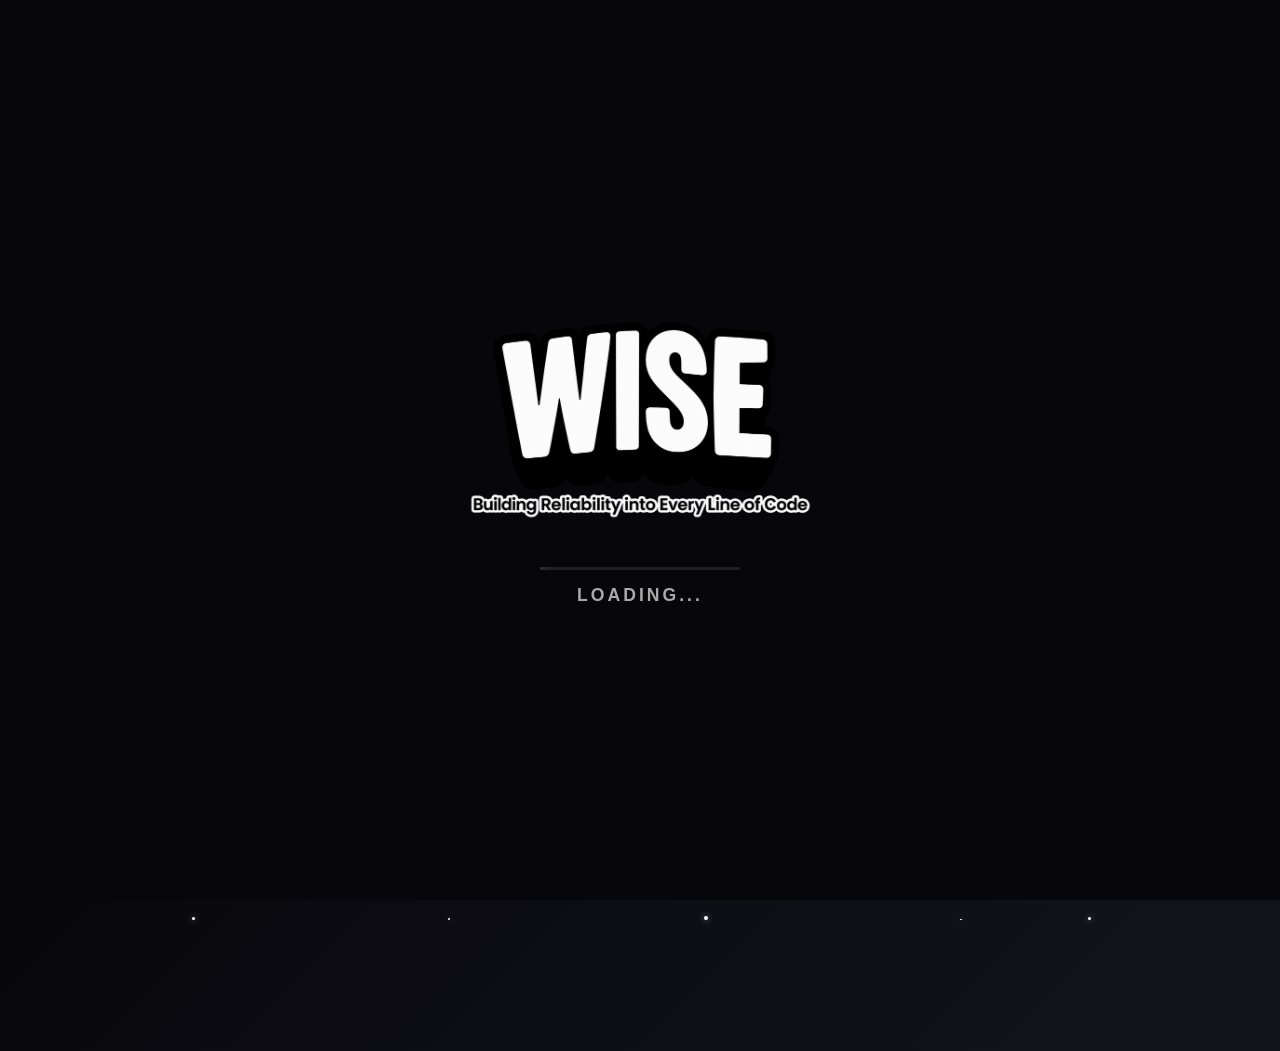
<file: index.html>
<!DOCTYPE html>
<html lang="id">
<head>
    <meta charset="UTF-8">
    <meta name="viewport" content="width=device-width, initial-scale=1.0">
    <title>Landing Page - WiSE</title>
    <style>
        /* Mengatur dasar halaman */
        * {
            margin: 0;
            padding: 0;
            box-sizing: border-box;
            font-family: 'Segoe UI', Tahoma, Geneva, Verdana, sans-serif;
            scroll-behavior: smooth;
        }

        body {
            background: linear-gradient(135deg, #07070b 0%, #11111a 50%, #171720 100%);
            min-height: 100vh;
            position: relative;
            overflow-x: hidden; 
        }

        /* --- ANIMASI LOADING (PRELOADER) --- */
        #preloader {
            position: fixed;
            top: 0;
            left: 0;
            width: 100%;
            height: 100%;
            background-color: #07070b;
            z-index: 99999;
            display: flex;
            flex-direction: column;
            justify-content: center;
            align-items: center;
            transition: opacity 0.8s ease, visibility 0.8s ease;
        }

        .preloader-logo {
            width: 350px;
            max-width: 80%;
            animation: pulseLogo 1.5s infinite alternate ease-in-out;
        }

        @keyframes pulseLogo {
            0% { transform: scale(0.95); opacity: 0.8; }
            100% { transform: scale(1.05); opacity: 1; }
        }

        .loader-line {
            width: 200px;
            height: 3px;
            background: rgba(255, 255, 255, 0.1);
            margin-top: 30px;
            position: relative;
            overflow: hidden;
            border-radius: 5px;
        }

        .loader-line::after {
            content: '';
            position: absolute;
            top: 0; left: -50%; width: 50%; height: 100%;
            background: #60efff;
            box-shadow: 0 0 10px #60efff;
            animation: slideLine 1.5s infinite ease-in-out;
        }

        @keyframes slideLine {
            0% { left: -50%; }
            100% { left: 100%; }
        }

        .loading-text {
            color: #aaaaaa;
            margin-top: 15px;
            font-size: 1.1em;
            letter-spacing: 3px;
            font-weight: 600;
            animation: blinkText 1.5s infinite;
        }

        @keyframes blinkText {
            0%, 100% { opacity: 1; }
            50% { opacity: 0.4; }
        }

        /* --- Latar Belakang Bintang Statis --- */
        .static-stars {
            position: absolute;
            top: 0; left: 0; width: 100%; height: 100%;
            z-index: 0; pointer-events: none;
            background-image: 
                radial-gradient(1.5px 1.5px at 10% 20%, #ffffff, rgba(0,0,0,0)),
                radial-gradient(1px 1px at 30% 40%, #e0e0ff, rgba(0,0,0,0)),
                radial-gradient(2px 2px at 50% 10%, #ffffff, rgba(0,0,0,0)),
                radial-gradient(1px 1px at 70% 60%, #c0c0ff, rgba(0,0,0,0)),
                radial-gradient(1.5px 1.5px at 90% 30%, #ffffff, rgba(0,0,0,0)),
                radial-gradient(1px 1px at 20% 80%, #ffffff, rgba(0,0,0,0)),
                radial-gradient(2px 2px at 80% 80%, #d0d0ff, rgba(0,0,0,0)),
                radial-gradient(1px 1px at 40% 70%, #ffffff, rgba(0,0,0,0)),
                radial-gradient(1.5px 1.5px at 60% 90%, #ffffff, rgba(0,0,0,0));
            background-repeat: repeat;
            background-size: 300px 300px;
            opacity: 0.8;
        }

        /* --- Bintang Terang (Lens Flare) Realistis dengan Animasi Floating --- */
        .bright-star {
            position: absolute; width: 150px; height: 150px; z-index: 0;
            pointer-events: none; animation: floatStar 5s ease-in-out infinite alternate;
        }
        .bright-star .core {
            position: absolute; top: 50%; left: 50%; transform: translate(-50%, -50%);
            width: 6px; height: 6px; background: #ffffff; border-radius: 50%;
            box-shadow: 0 0 10px 4px rgba(255, 255, 255, 0.9), 0 0 30px 10px rgba(180, 200, 255, 0.6);
        }
        .bright-star .rays {
            position: absolute; top: 50%; left: 50%; transform: translate(-50%, -50%);
            width: 100%; height: 1px; background: radial-gradient(circle, rgba(255,255,255,1) 0%, rgba(255,255,255,0) 70%);
            box-shadow: 0 0 4px rgba(255,255,255,0.4);
        }
        .bright-star .rays::after {
            content: ''; position: absolute; top: 0; left: 0;
            width: 100%; height: 100%; background: inherit; transform: rotate(90deg);
        }
        .bright-star .diagonal-rays {
            position: absolute; top: 50%; left: 50%; transform: translate(-50%, -50%) rotate(45deg);
            width: 40%; height: 1px; background: radial-gradient(circle, rgba(255,255,255,0.6) 0%, rgba(255,255,255,0) 70%);
        }
        .bright-star .diagonal-rays::after {
            content: ''; position: absolute; top: 0; left: 0;
            width: 100%; height: 100%; background: inherit; transform: rotate(90deg);
        }
        
        .bs-1 { top: 10%; left: 15%; transform: scale(1.3); animation-delay: 0s; }
        .bs-2 { top: 60%; left: 75%; transform: scale(0.9); animation-delay: 1.5s; }
        .bs-3 { bottom: 15%; right: 20%; transform: scale(1.1); animation-delay: 3s; }
        .bs-4 { top: 40%; left: 8%; transform: scale(0.6); animation-delay: 2s; }

        @keyframes floatStar {
            0% { transform: translateY(0px) scale(var(--s, 1)); }
            100% { transform: translateY(-15px) scale(var(--s, 1)); }
        }

        /* --- Elemen Bulan dengan Animasi Berputar --- */
        .moon {
            position: absolute; top: 5%; right: 10%; width: 150px; height: 150px; border-radius: 50%;
            background: 
                radial-gradient(circle at 30% 30%, transparent 0%, rgba(0,0,0,0.6) 80%),
                radial-gradient(circle at 40% 60%, #444 0%, transparent 30%),
                radial-gradient(circle at 70% 30%, #555 0%, transparent 40%),
                radial-gradient(circle at 60% 70%, #333 0%, transparent 50%),
                #888899; 
            box-shadow: inset -20px -20px 40px rgba(0, 0, 0, 0.9), 0 0 25px rgba(255, 255, 255, 0.15); 
            z-index: 0; pointer-events: none; opacity: 0.9;
            animation: rotateMoon 30s linear infinite;
        }

        @keyframes rotateMoon {
            0% { transform: rotate(0deg); }
            100% { transform: rotate(360deg); }
        }

        /* --- Animasi Bintang Jatuh --- */
        .shooting-star-container {
            position: absolute; top: 0; left: 0; width: 100%; height: 100%; z-index: 0; pointer-events: none;
        }
        .shooting-star {
            position: absolute; width: 140px; height: 1.5px;
            background: linear-gradient(90deg, rgba(255,255,255,0) 0%, rgba(255,255,255,1) 100%);
            border-radius: 999px; top: var(--start-y); left: var(--start-x);
            animation: shoot var(--duration) infinite linear; animation-delay: var(--delay);
        }
        .shooting-star::after {
            content: ''; position: absolute; top: 50%; right: 0; transform: translateY(-50%); width: 5px; height: 5px;
            background: #fff; border-radius: 50%; box-shadow: 0 0 12px 4px rgba(255, 255, 255, 0.9);
        }
        .star-1 { --angle: 25deg; --start-x: -10%; --start-y: 10%; --duration: 2s; --delay: 0s; }
        .star-2 { --angle: 145deg; --start-x: 90%; --start-y: -10%; --duration: 2.5s; --delay: 1.2s; }
        .star-3 { --angle: 60deg; --start-x: 40%; --start-y: -10%; --duration: 1.8s; --delay: 2.5s; }
        .star-4 { --angle: 170deg; --start-x: 110%; --start-y: 40%; --duration: 3s; --delay: 0.8s; }

        @keyframes shoot {
            0% { transform: rotate(var(--angle)) translateX(0); opacity: 0; }
            10% { opacity: 1; }
            70% { opacity: 1; }
            100% { transform: rotate(var(--angle)) translateX(150vw); opacity: 0; }
        }

        /* --- Animasi Partikel Salju --- */
        .snow-container {
            position: absolute; top: 0; left: 0; width: 100%; height: 100%; z-index: 0; pointer-events: none;
        }
        .snow {
            position: absolute; bottom: -20px; background: #ffffff;
            border-radius: 50%; box-shadow: 0 0 6px rgba(255, 255, 255, 0.6);
            animation: floatUp infinite linear;
        }
        @keyframes floatUp {
            0% { transform: translateY(0); opacity: 0; }
            10% { opacity: 0.5; }
            90% { opacity: 0.5; }
            100% { transform: translateY(-105vh); opacity: 0; }
        }
        .s1 { width: 3px; height: 3px; left: 15%; animation-duration: 12s; animation-delay: 0s; }
        .s2 { width: 2px; height: 2px; left: 35%; animation-duration: 16s; animation-delay: 4s; }
        .s3 { width: 4px; height: 4px; left: 55%; animation-duration: 14s; animation-delay: 2s; }
        .s4 { width: 1.5px; height: 1.5px; left: 75%; animation-duration: 18s; animation-delay: 7s; }
        .s5 { width: 3px; height: 3px; left: 85%; animation-duration: 13s; animation-delay: 1s; }

        /* --- Styling Header --- */
        header {
            position: relative; z-index: 10; display: flex; align-items: center;
            padding: 20px 50px; background: rgba(0, 0, 0, 0.4); 
            backdrop-filter: blur(10px); border-bottom: 1px solid rgba(255, 255, 255, 0.05);
        }
        
        .logo-img {
            height: 60px; width: auto; cursor: pointer;
            border-radius: 6px; transition: transform 0.3s ease, box-shadow 0.3s ease;
        }
        .logo-img:hover {
            transform: scale(1.1); box-shadow: 0 0 15px rgba(255, 255, 255, 0.3);
        }

        .main-nav { display: flex; gap: 30px; margin-left: 30px; }
        .login-nav { margin-left: auto; display: flex; }
        nav a { position: relative; padding: 8px 12px; color: #cccccc; text-decoration: none; font-size: 16px; font-weight: 500; transition: color 0.3s ease; cursor: pointer; }
        nav a::before, nav a::after { content: ''; position: absolute; width: 10px; height: 10px; opacity: 0; transition: all 0.3s ease; }
        nav a::before { top: 0; left: 0; border-top: 2px solid white; border-left: 2px solid white; }
        nav a::after { bottom: 0; right: 0; border-bottom: 2px solid white; border-right: 2px solid white; }
        nav a:hover { color: #ffffff; }
        nav a:hover::before { top: -4px; left: -4px; opacity: 1; }
        nav a:hover::after { bottom: -4px; right: -4px; opacity: 1; }

        /* --- KONTEN HERO --- */
        .hero-section {
            position: relative; z-index: 1; text-align: center; color: white; padding-top: 80px; padding-bottom: 80px;
        }

        .hero-section h1 {
            font-size: 3.8em; font-weight: 800; letter-spacing: 1.5px;
            text-shadow: 0 4px 15px rgba(0,0,0,0.8); margin-bottom: 10px;
        }

        .hero-section p.subtitle {
            color: #d1d1d1; font-size: 1.4em; letter-spacing: 0.5px; margin-bottom: 60px;
        }

        /* --- DESAIN KARTU LAYANAN --- */
        .services-container {
            display: flex; justify-content: center; align-items: center;
            gap: 40px; flex-wrap: wrap; max-width: 1200px; margin: 0 auto;
        }

        .service-card {
            background: rgba(255, 255, 255, 0.95);
            backdrop-filter: blur(8px);
            width: 320px; 
            height: 260px;
            border-radius: 24px;
            display: flex; flex-direction: column; align-items: center; justify-content: flex-start;
            padding: 40px 25px;
            text-align: center;
            cursor: pointer; 
            transition: all 0.4s cubic-bezier(0.175, 0.885, 0.32, 1.275); 
            box-shadow: 0 15px 35px rgba(0, 0, 0, 0.4), inset 0 0 0 1px rgba(255,255,255,0.8); 
            position: relative; overflow: hidden; 
        }

        .service-card svg {
            width: 65px; height: 65px; color: #1e3a5f; margin-bottom: 20px; 
            transition: all 0.4s ease;
        }

        .service-card h3 {
            color: #111827; font-size: 22px; font-weight: 800; z-index: 1; margin-bottom: 12px;
        }

        .service-card p.card-desc {
            color: #4b5563;
            font-size: 14px;
            line-height: 1.6;
            font-weight: 500;
        }

        .service-card:hover {
            transform: translateY(-12px); 
            background: #ffffff;
            box-shadow: 0 25px 45px rgba(0, 0, 0, 0.6), 0 0 25px rgba(96, 239, 255, 0.3);
        }

        .service-card:hover svg {
            transform: scale(1.15) translateY(-5px); color: #2563eb; 
        }

        /* --- ELEMEN ASTRONOT --- */
        .astronaut {
            position: absolute;
            width: 800px;
            z-index: -20;
            left: 1200px;
            top: 452px;
            pointer-events: none;
            animation: floatAstronaut 6s ease-in-out infinite alternate;
        }

        .astronaut-left {
            bottom: -80px; left: 10px; transform: rotate(-10deg); animation-delay: 0s;
        }

        .astronaut-right {
            bottom: -80px; right: -80px; transform: rotate(10deg); animation-delay: 3s; 
        }

        @keyframes floatAstronaut {
            0% { transform: translateY(0px) rotate(var(--rot, -10deg)); }
            100% { transform: translateY(-25px) rotate(calc(var(--rot, -10deg) + 5deg)); }
            
        }
        body {
            background: linear-gradient(135deg, #07070b 0%, #11111a 50%, #171720 100%);
            min-height: 100vh;
            position: relative;
            overflow: hidden; /* Ubah dari overflow-x: hidden menjadi overflow: hidden agar tidak bisa di-scroll */
        }
    </style>
</head>
<body>

    <!-- LAYER PRELOADER LOADING -->
    <div id="preloader">
        <img src="image_c4e707.png" alt="Loading Logo" class="preloader-logo">
        <div class="loader-line"></div>
        <div class="loading-text">LOADING...</div>
    </div>

    <!-- Animasi Latar Belakang -->
    <div class="static-stars"></div>
    
    <div class="bright-star bs-1" style="--s: 1.3;"><div class="core"></div><div class="rays"></div><div class="diagonal-rays"></div></div>
    <div class="bright-star bs-2" style="--s: 0.9;"><div class="core"></div><div class="rays"></div><div class="diagonal-rays"></div></div>
    <div class="bright-star bs-3" style="--s: 1.1;"><div class="core"></div><div class="rays"></div><div class="diagonal-rays"></div></div>
    <div class="bright-star bs-4" style="--s: 0.6;"><div class="core"></div><div class="rays"></div><div class="diagonal-rays"></div></div>
    
    <div class="moon"></div>

    <div class="shooting-star-container">
        <div class="shooting-star star-1"></div><div class="shooting-star star-2"></div>
        <div class="shooting-star star-3"></div><div class="shooting-star star-4"></div>
    </div>
    <div class="snow-container">
        <div class="snow s1"></div><div class="snow s2"></div><div class="snow s3"></div>
        <div class="snow s4"></div><div class="snow s5"></div>
    </div>

    <!-- Elemen Gambar Astronot -->
    <img src="WiSE (1).jpg" alt="Astronot Kiri" class="astronaut astronaut-left" style="--rot: -10deg;" onerror="this.style.display='none'">
    <img src="WiSE (2).jpg" alt="Astronot Kanan" class="astronaut astronaut-right" style="--rot: 10deg;" onerror="this.style.display='none'">

    <!-- Header / Navigasi -->
    <header id="home">
        <a href="index.html">
            <img src="logo.png" alt="Logo WiSE" class="logo-img">
        </a>
        <nav class="main-nav">
            <a href="index.html">Home</a>
            <a href="about.html">About</a>
            <a href="price.html">Price</a>
            <a href="contact.html">Contact</a>
        </nav>
        <nav class="login-nav">
            <a href="login.html">Login</a>
        </nav>
    </header>

    <!-- Konten Tengah Utama -->
    <div class="hero-section">
        <h1>Selamat Datang di WiSE</h1>
        <p class="subtitle">Building Reliability into Every Line of Code.</p>
        <p class="subtitle">When Yh.</p>
        
        <div class="services-container">
            <!-- Kartu 1: Robotics -->
            <div class="service-card" onclick="window.location.href='pesanan.html'">
                <svg xmlns="http://www.w3.org/2000/svg" fill="none" viewBox="0 0 24 24" stroke="currentColor" stroke-width="1.5">
                    <path stroke-linecap="round" stroke-linejoin="round" d="M10.325 4.317c.426-1.756 2.924-1.756 3.35 0a1.724 1.724 0 002.573 1.066c1.543-.94 3.31.826 2.37 2.37a1.724 1.724 0 001.065 2.572c1.756.426 1.756 2.924 0 3.35a1.724 1.724 0 00-1.066 2.573c.94 1.543-.826 3.31-2.37 2.37a1.724 1.724 0 00-2.572 1.065c-.426 1.756-2.924 1.756-3.35 0a1.724 1.724 0 00-2.573-1.066c-1.543.94-3.31-.826-2.37-2.37a1.724 1.724 0 00-1.065-2.572c-1.756-.426-1.756-2.924 0-3.35a1.724 1.724 0 001.066-2.573c-.94-1.543.826-3.31 2.37-2.37.996.608 2.296.07 2.572-1.065z" />
                    <path stroke-linecap="round" stroke-linejoin="round" d="M15 12a3 3 0 11-6 0 3 3 0 016 0z" />
                </svg>
                <h3>Robotics</h3>
                <p class="card-desc">Inovasi cerdas di bidang otomasi dan robotika untuk efisiensi masa depan.</p>
            </div>

            <!-- Kartu 2: Website -->
            <div class="service-card" onclick="window.location.href='pesanan.html'">
                <svg xmlns="http://www.w3.org/2000/svg" fill="none" viewBox="0 0 24 24" stroke="currentColor" stroke-width="1.5">
                    <circle cx="12" cy="12" r="10"></circle>
                    <line x1="2" y1="12" x2="22" y2="12"></line>
                    <path d="M12 2a15.3 15.3 0 0 1 4 10 15.3 15.3 0 0 1-4 10 15.3 15.3 0 0 1-4-10 15.3 15.3 0 0 1 4-10z"></path>
                </svg>
                <h3>Website</h3>
                <p class="card-desc">Pengembangan solusi digital interaktif yang fungsional dan terpercaya.</p>
            </div>

           
            <div class="service-card" onclick="window.location.href='pesanan.html'">
                <svg xmlns="http://www.w3.org/2000/svg" fill="none" viewBox="0 0 24 24" stroke="currentColor" stroke-width="1.5">
                    <path stroke-linecap="round" stroke-linejoin="round" d="M16.862 4.487l1.687-1.688a1.875 1.875 0 112.652 2.652L10.582 16.07a4.5 4.5 0 01-1.897 1.13L6 18l.8-2.685a4.5 4.5 0 011.13-1.897l8.932-8.931zm0 0L19.5 7.125M18 14v4.75A2.25 2.25 0 0115.75 21H5.25A2.25 2.25 0 013 18.75V8.25A2.25 2.25 0 015.25 6H10" />
                </svg>
                <h3>Design</h3>
                <p class="card-desc">Visualisasi ide dan antarmuka pengguna yang estetis dan berpusat pada kenyamanan.</p>
            </div>
        </div>
    </div>


    <script>
        window.addEventListener('load', function() {
            const preloader = document.getElementById('preloader');
            setTimeout(function() {
                preloader.style.opacity = '0';
                preloader.style.visibility = 'hidden';
            }, 2500); 
        });
    </script>

</body>
</html>
</file>
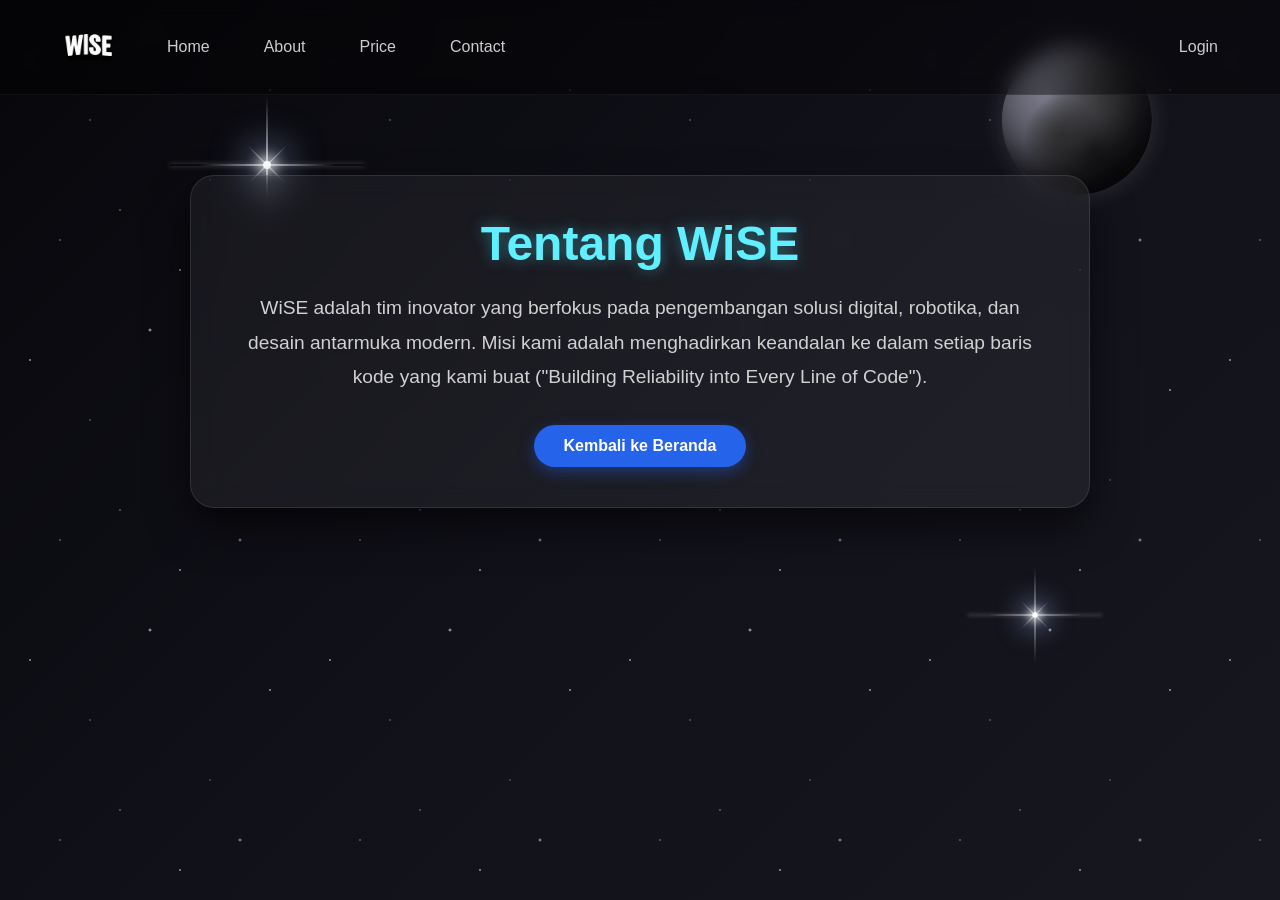
<file: about.html>
<!DOCTYPE html>
<html lang="id">
<head>
    <meta charset="UTF-8">
    <meta name="viewport" content="width=device-width, initial-scale=1.0">
    <title>About - WiSE</title>
    <style>
        * {
            margin: 0;
            padding: 0;
            box-sizing: border-box;
            font-family: 'Segoe UI', Tahoma, Geneva, Verdana, sans-serif;
        }

        body {
            background: linear-gradient(135deg, #07070b 0%, #11111a 50%, #171720 100%);
            min-height: 100vh;
            color: white;
            position: relative;
            overflow-x: hidden;
        }

        /* --- Latar Belakang Bintang Statis --- */
        .static-stars {
            position: absolute;
            top: 0; left: 0; width: 100%; height: 100%;
            z-index: 0; pointer-events: none;
            background-image: 
                radial-gradient(1.5px 1.5px at 10% 20%, #ffffff, rgba(0,0,0,0)),
                radial-gradient(1px 1px at 30% 40%, #e0e0ff, rgba(0,0,0,0)),
                radial-gradient(2px 2px at 50% 10%, #ffffff, rgba(0,0,0,0)),
                radial-gradient(1px 1px at 70% 60%, #c0c0ff, rgba(0,0,0,0)),
                radial-gradient(1.5px 1.5px at 90% 30%, #ffffff, rgba(0,0,0,0)),
                radial-gradient(1px 1px at 20% 80%, #ffffff, rgba(0,0,0,0)),
                radial-gradient(2px 2px at 80% 80%, #d0d0ff, rgba(0,0,0,0)),
                radial-gradient(1px 1px at 40% 70%, #ffffff, rgba(0,0,0,0)),
                radial-gradient(1.5px 1.5px at 60% 90%, #ffffff, rgba(0,0,0,0));
            background-repeat: repeat;
            background-size: 300px 300px;
            opacity: 0.8;
        }

        /* --- Bintang Terang (Lens Flare) Realistis dengan Animasi Floating --- */
        .bright-star {
            position: absolute; width: 150px; height: 150px; z-index: 0;
            pointer-events: none; animation: floatStar 5s ease-in-out infinite alternate;
        }
        .bright-star .core {
            position: absolute; top: 50%; left: 50%; transform: translate(-50%, -50%);
            width: 6px; height: 6px; background: #ffffff; border-radius: 50%;
            box-shadow: 0 0 10px 4px rgba(255, 255, 255, 0.9), 0 0 30px 10px rgba(180, 200, 255, 0.6);
        }
        .bright-star .rays {
            position: absolute; top: 50%; left: 50%; transform: translate(-50%, -50%);
            width: 100%; height: 1px; background: radial-gradient(circle, rgba(255,255,255,1) 0%, rgba(255,255,255,0) 70%);
            box-shadow: 0 0 4px rgba(255,255,255,0.4);
        }
        .bright-star .rays::after {
            content: ''; position: absolute; top: 0; left: 0;
            width: 100%; height: 100%; background: inherit; transform: rotate(90deg);
        }
        .bright-star .diagonal-rays {
            position: absolute; top: 50%; left: 50%; transform: translate(-50%, -50%) rotate(45deg);
            width: 40%; height: 1px; background: radial-gradient(circle, rgba(255,255,255,0.6) 0%, rgba(255,255,255,0) 70%);
        }
        .bright-star .diagonal-rays::after {
            content: ''; position: absolute; top: 0; left: 0;
            width: 100%; height: 100%; background: inherit; transform: rotate(90deg);
        }
        
        .bs-1 { top: 10%; left: 15%; transform: scale(1.3); animation-delay: 0s; }
        .bs-2 { top: 60%; left: 75%; transform: scale(0.9); animation-delay: 1.5s; }

        @keyframes floatStar {
            0% { transform: translateY(0px) scale(var(--s, 1)); }
            100% { transform: translateY(-15px) scale(var(--s, 1)); }
        }

        /* --- Elemen Bulan dengan Animasi Berputar --- */
        .moon {
            position: absolute; top: 5%; right: 10%; width: 150px; height: 150px; border-radius: 50%;
            background: 
                radial-gradient(circle at 30% 30%, transparent 0%, rgba(0,0,0,0.6) 80%),
                radial-gradient(circle at 40% 60%, #444 0%, transparent 30%),
                radial-gradient(circle at 70% 30%, #555 0%, transparent 40%),
                radial-gradient(circle at 60% 70%, #333 0%, transparent 50%),
                #888899; 
            box-shadow: inset -20px -20px 40px rgba(0, 0, 0, 0.9), 0 0 25px rgba(255, 255, 255, 0.15); 
            z-index: 0; pointer-events: none; opacity: 0.9;
            animation: rotateMoon 30s linear infinite;
        }

        @keyframes rotateMoon {
            0% { transform: rotate(0deg); }
            100% { transform: rotate(360deg); }
        }

        /* --- Styling Header --- */
        header {
            position: relative; z-index: 10; display: flex; align-items: center;
            padding: 20px 50px; background: rgba(0, 0, 0, 0.4); 
            backdrop-filter: blur(10px); border-bottom: 1px solid rgba(255, 255, 255, 0.05);
        }

        .logo-img {
            height: 50px; width: auto; cursor: pointer; border-radius: 6px;
        }

        .main-nav { display: flex; gap: 30px; margin-left: 30px; }
        .login-nav { margin-left: auto; display: flex; }
        nav a { position: relative; padding: 8px 12px; color: #cccccc; text-decoration: none; font-size: 16px; font-weight: 500; transition: color 0.3s ease; cursor: pointer; }
        nav a:hover { color: #ffffff; }

        .container {
            position: relative;
            z-index: 2;
            max-width: 900px;
            margin: 80px auto;
            padding: 40px;
            background: rgba(255, 255, 255, 0.05);
            backdrop-filter: blur(12px);
            border-radius: 24px;
            border: 1px solid rgba(255, 255, 255, 0.1);
            text-align: center;
            box-shadow: 0 20px 40px rgba(0,0,0,0.6);
        }

        h1 {
            font-size: 3em;
            margin-bottom: 20px;
            color: #60efff;
            text-shadow: 0 0 15px rgba(96, 239, 255, 0.4);
        }

        p {
            font-size: 1.2em;
            color: #d1d1d1;
            line-height: 1.8;
            margin-bottom: 30px;
        }

        .back-btn {
            display: inline-block;
            padding: 12px 30px;
            background: #2563eb;
            color: white;
            text-decoration: none;
            border-radius: 30px;
            font-weight: bold;
            transition: all 0.3s ease;
            box-shadow: 0 5px 15px rgba(37, 99, 235, 0.4);
        }

        .back-btn:hover {
            background: #1d4ed8;
            transform: translateY(-3px);
            box-shadow: 0 8px 20px rgba(37, 99, 235, 0.6);
        }
    </style>
</head>
<body>

    <!-- Latar Belakang Luar Angkasa -->
    <div class="static-stars"></div>
    <div class="bright-star bs-1" style="--s: 1.3;"><div class="core"></div><div class="rays"></div><div class="diagonal-rays"></div></div>
    <div class="bright-star bs-2" style="--s: 0.9;"><div class="core"></div><div class="rays"></div><div class="diagonal-rays"></div></div>
    <div class="moon"></div>

    <header>
        <a href="index.html"><img src="logo.png" alt="Logo WiSE" class="logo-img"></a>
        <nav class="main-nav">
            <a href="index.html">Home</a>
            <a href="about.html">About</a>
            <a href="price.html">Price</a>
            <a href="contact.html">Contact</a>
        </nav>
        <nav class="login-nav">
            <a href="login.html">Login</a>
        </nav>
    </header>

    <div class="container">
        <h1>Tentang WiSE</h1>
        <p>WiSE adalah tim inovator yang berfokus pada pengembangan solusi digital, robotika, dan desain antarmuka modern. Misi kami adalah menghadirkan keandalan ke dalam setiap baris kode yang kami buat ("Building Reliability into Every Line of Code").</p>
        <a href="index.html" class="back-btn">Kembali ke Beranda</a>
    </div>

</body>
</html>
</file>
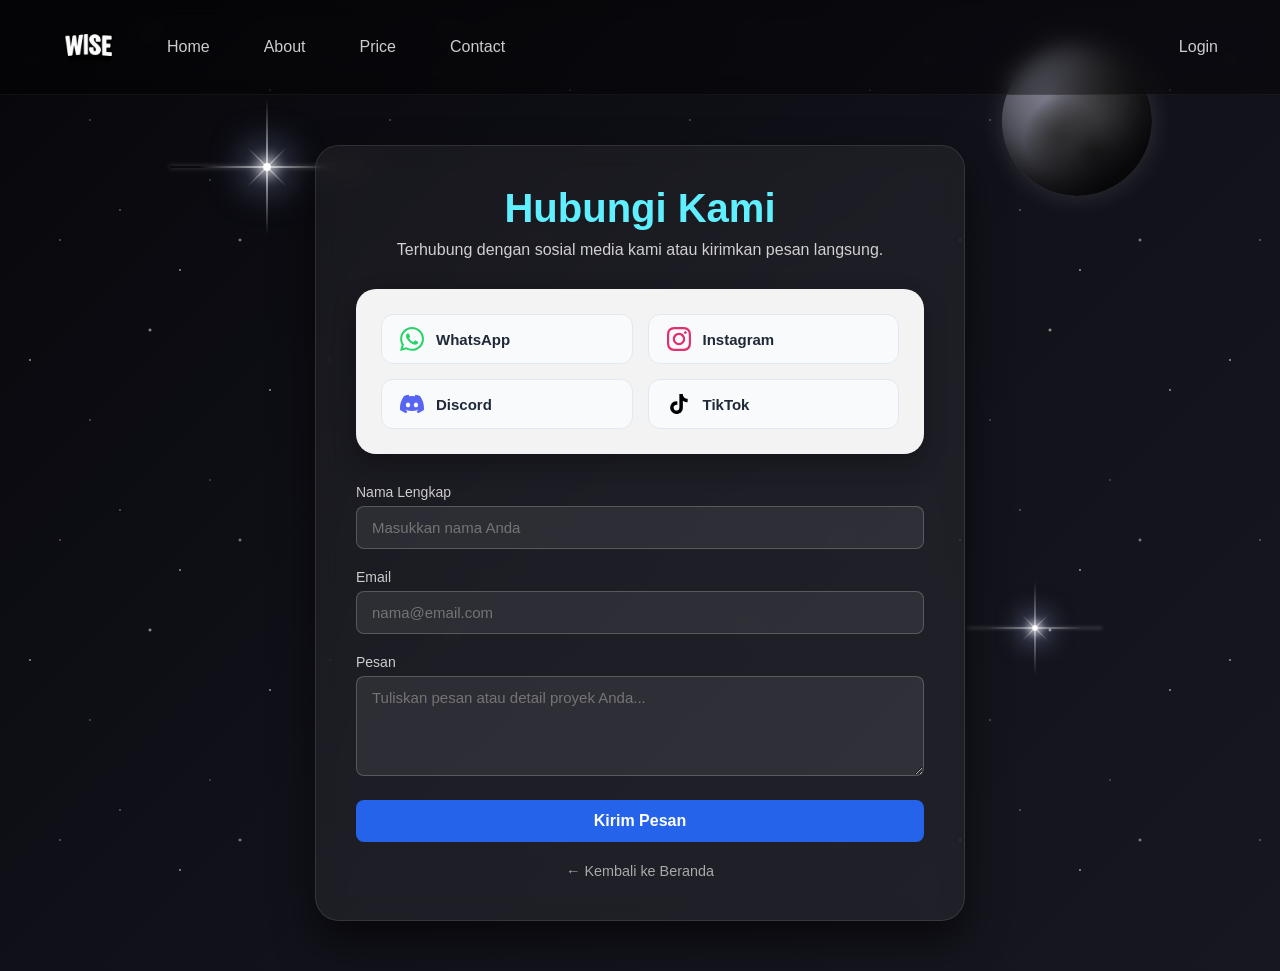
<file: contact.html>
<!DOCTYPE html>
<html lang="id">
<head>
    <meta charset="UTF-8">
    <meta name="viewport" content="width=device-width, initial-scale=1.0">
    <title>Contact - WiSE</title>
    <style>
        * {
            margin: 0;
            padding: 0;
            box-sizing: border-box;
            font-family: 'Segoe UI', Tahoma, Geneva, Verdana, sans-serif;
        }

        body {
            background: linear-gradient(135deg, #07070b 0%, #11111a 50%, #171720 100%);
            min-height: 100vh;
            color: white;
            position: relative;
            overflow-x: hidden;
        }

        /* --- Latar Belakang Bintang Statis --- */
        .static-stars {
            position: absolute;
            top: 0; left: 0; width: 100%; height: 100%;
            z-index: 0; pointer-events: none;
            background-image: 
                radial-gradient(1.5px 1.5px at 10% 20%, #ffffff, rgba(0,0,0,0)),
                radial-gradient(1px 1px at 30% 40%, #e0e0ff, rgba(0,0,0,0)),
                radial-gradient(2px 2px at 50% 10%, #ffffff, rgba(0,0,0,0)),
                radial-gradient(1px 1px at 70% 60%, #c0c0ff, rgba(0,0,0,0)),
                radial-gradient(1.5px 1.5px at 90% 30%, #ffffff, rgba(0,0,0,0)),
                radial-gradient(1px 1px at 20% 80%, #ffffff, rgba(0,0,0,0)),
                radial-gradient(2px 2px at 80% 80%, #d0d0ff, rgba(0,0,0,0)),
                radial-gradient(1px 1px at 40% 70%, #ffffff, rgba(0,0,0,0)),
                radial-gradient(1.5px 1.5px at 60% 90%, #ffffff, rgba(0,0,0,0));
            background-repeat: repeat;
            background-size: 300px 300px;
            opacity: 0.8;
        }

        .bright-star {
            position: absolute; width: 150px; height: 150px; z-index: 0;
            pointer-events: none; animation: floatStar 5s ease-in-out infinite alternate;
        }
        .bright-star .core {
            position: absolute; top: 50%; left: 50%; transform: translate(-50%, -50%);
            width: 6px; height: 6px; background: #ffffff; border-radius: 50%;
            box-shadow: 0 0 10px 4px rgba(255, 255, 255, 0.9), 0 0 30px 10px rgba(180, 200, 255, 0.6);
        }
        .bright-star .rays {
            position: absolute; top: 50%; left: 50%; transform: translate(-50%, -50%);
            width: 100%; height: 1px; background: radial-gradient(circle, rgba(255,255,255,1) 0%, rgba(255,255,255,0) 70%);
            box-shadow: 0 0 4px rgba(255,255,255,0.4);
        }
        .bright-star .rays::after { content: ''; position: absolute; top: 0; left: 0; width: 100%; height: 100%; background: inherit; transform: rotate(90deg); }
        .bright-star .diagonal-rays { position: absolute; top: 50%; left: 50%; transform: translate(-50%, -50%) rotate(45deg); width: 40%; height: 1px; background: radial-gradient(circle, rgba(255,255,255,0.6) 0%, rgba(255,255,255,0) 70%); }
        .bright-star .diagonal-rays::after { content: ''; position: absolute; top: 0; left: 0; width: 100%; height: 100%; background: inherit; transform: rotate(90deg); }
        
        .bs-1 { top: 10%; left: 15%; transform: scale(1.3); animation-delay: 0s; }
        .bs-2 { top: 60%; left: 75%; transform: scale(0.9); animation-delay: 1.5s; }

        @keyframes floatStar {
            0% { transform: translateY(0px) scale(var(--s, 1)); }
            100% { transform: translateY(-15px) scale(var(--s, 1)); }
        }

        .moon {
            position: absolute; top: 5%; right: 10%; width: 150px; height: 150px; border-radius: 50%;
            background: 
                radial-gradient(circle at 30% 30%, transparent 0%, rgba(0,0,0,0.6) 80%),
                radial-gradient(circle at 40% 60%, #444 0%, transparent 30%),
                radial-gradient(circle at 70% 30%, #555 0%, transparent 40%),
                radial-gradient(circle at 60% 70%, #333 0%, transparent 50%),
                #888899; 
            box-shadow: inset -20px -20px 40px rgba(0, 0, 0, 0.9), 0 0 25px rgba(255, 255, 255, 0.15); 
            z-index: 0; pointer-events: none; opacity: 0.9;
            animation: rotateMoon 30s linear infinite;
        }

        @keyframes rotateMoon {
            0% { transform: rotate(0deg); }
            100% { transform: rotate(360deg); }
        }

        header {
            position: relative; z-index: 10; display: flex; align-items: center;
            padding: 20px 50px; background: rgba(0, 0, 0, 0.4); 
            backdrop-filter: blur(10px); border-bottom: 1px solid rgba(255, 255, 255, 0.05);
        }

        .logo-img { height: 50px; width: auto; cursor: pointer; border-radius: 6px; }
        .main-nav { display: flex; gap: 30px; margin-left: 30px; }
        .login-nav { margin-left: auto; display: flex; }
        nav a { position: relative; padding: 8px 12px; color: #cccccc; text-decoration: none; font-size: 16px; font-weight: 500; transition: color 0.3s ease; cursor: pointer; }
        nav a:hover { color: #ffffff; }

        .container {
            position: relative; z-index: 2;
            max-width: 650px;
            margin: 50px auto;
            padding: 40px;
            background: rgba(255, 255, 255, 0.05);
            backdrop-filter: blur(12px);
            border-radius: 24px;
            border: 1px solid rgba(255, 255, 255, 0.1);
            box-shadow: 0 20px 40px rgba(0,0,0,0.6);
        }

        h1 { font-size: 2.5em; margin-bottom: 10px; color: #60efff; text-align: center; }
        p.subtitle { text-align: center; color: #d1d1d1; margin-bottom: 30px; }

        .social-box-container {
            background: rgba(255, 255, 255, 0.95);
            border-radius: 20px; padding: 25px; margin-bottom: 30px;
            display: grid; grid-template-columns: repeat(2, 1fr); gap: 15px;
            box-shadow: 0 10px 25px rgba(0, 0, 0, 0.3);
        }
        .social-card {
            display: flex; align-items: center; gap: 12px; padding: 12px 18px;
            background: #f8fafc; border: 1px solid #e2e8f0; border-radius: 12px;
            text-decoration: none; color: #1f2937; font-weight: 600; font-size: 15px;
            transition: all 0.3s ease;
        }
        .social-card svg { width: 24px; height: 24px; flex-shrink: 0; }
        .social-card:hover { transform: translateY(-4px); box-shadow: 0 8px 20px rgba(0, 0, 0, 0.15); background: #ffffff; }
        .social-card.wa:hover { border-color: #25D366; color: #25D366; }
        .social-card.ig:hover { border-color: #E1306C; color: #E1306C; }
        .social-card.dc:hover { border-color: #5865F2; color: #5865F2; }
        .social-card.tt:hover { border-color: #000000; color: #000000; }

        .form-group { margin-bottom: 20px; }
        label { display: block; margin-bottom: 6px; color: #cccccc; font-weight: 500; font-size: 14px; }
        input, textarea {
            width: 100%; padding: 12px 15px;
            background: rgba(255, 255, 255, 0.08);
            border: 1px solid rgba(255, 255, 255, 0.2);
            border-radius: 8px; color: white; font-size: 15px; outline: none; transition: border-color 0.3s;
        }
        input:focus, textarea:focus { border-color: #60efff; }
        textarea { resize: vertical; height: 100px; }
        .submit-btn {
            width: 100%; padding: 12px; background: #2563eb; color: white; border: none;
            border-radius: 8px; font-size: 16px; font-weight: bold; cursor: pointer; transition: background 0.3s, transform 0.2s;
        }
        .submit-btn:hover { background: #1d4ed8; transform: translateY(-2px); }
        .back-container { margin-top: 20px; text-align: center; }
        .back-link { color: #aaaaaa; text-decoration: none; font-size: 0.9em; transition: color 0.3s; }
        .back-link:hover { color: white; }
    </style>
</head>
<body>

    <div class="static-stars"></div>
    <div class="bright-star bs-1" style="--s: 1.3;"><div class="core"></div><div class="rays"></div><div class="diagonal-rays"></div></div>
    <div class="bright-star bs-2" style="--s: 0.9;"><div class="core"></div><div class="rays"></div><div class="diagonal-rays"></div></div>
    <div class="moon"></div>

    <header>
        <a href="index.html"><img src="logo.png" alt="Logo WiSE" class="logo-img"></a>
        <nav class="main-nav">
            <a href="index.html">Home</a>
            <a href="about.html">About</a>
            <a href="price.html">Price</a>
            <a href="contact.html">Contact</a>
        </nav>
        <nav class="login-nav">
            <a href="login.html">Login</a>
        </nav>
    </header>

    <div class="container">
        <h1>Hubungi Kami</h1>
        <p class="subtitle">Terhubung dengan sosial media kami atau kirimkan pesan langsung.</p>

        <div class="social-box-container">
            <a href="https://wa.me/6281234567890" target="_blank" class="social-card wa">
                <svg fill="#25D366" viewBox="0 0 24 24"><path d="M.057 24l1.687-6.163c-1.041-1.804-1.588-3.849-1.587-5.946.003-6.556 5.338-11.891 11.893-11.891 3.181.001 6.167 1.24 8.413 3.488 2.245 2.248 3.481 5.236 3.48 8.414-.003 6.557-5.338 11.892-11.893 11.892-1.99-.001-3.951-.5-5.688-1.448l-6.305 1.654zm6.597-3.807c1.676.995 3.276 1.591 5.392 1.592 5.448 0 9.886-4.434 9.889-9.885.002-5.462-4.415-9.89-9.881-9.892-5.452 0-9.887 4.434-9.889 9.884-.001 2.225.651 3.891 1.746 5.634l-.999 3.648 3.742-.981zm11.387-5.464c-.074-.124-.272-.198-.57-.347-.297-.149-1.758-.868-2.031-.967-.272-.099-.47-.149-.669.198-.198.347-.764.967-.937 1.165-.173.198-.347.223-.644.074-.297-.149-1.255-.462-2.39-1.475-.883-.788-1.48-1.761-1.653-2.059-.173-.297-.018-.458.13-.606.134-.133.297-.347.446-.521.151-.172.2-.296.3-.495.099-.198.05-.372-.025-.521-.075-.148-.669-1.611-.916-2.206-.242-.579-.487-.501-.669-.51l-.57-.01c-.198 0-.52.074-.792.372s-1.04 1.016-1.04 2.479 1.065 2.876 1.213 3.074c.149.198 2.095 3.2 5.076 4.487.709.306 1.263.489 1.694.626.712.226 1.36.194 1.872.118.571-.085 1.758-.719 2.006-1.413.248-.695.248-1.29.173-1.414z"/></svg>
                WhatsApp
            </a>
            <a href="https://instagram.com" target="_blank" class="social-card ig">
                <svg fill="#E1306C" viewBox="0 0 24 24"><path d="M12 2.163c3.204 0 3.584.012 4.85.07 3.252.148 4.771 1.691 4.919 4.919.058 1.265.069 1.645.069 4.849 0 3.205-.012 3.584-.069 4.849-.149 3.225-1.664 4.771-4.919 4.919-1.266.058-1.644.07-4.85.07-3.204 0-3.584-.012-4.849-.07-3.26-.149-4.771-1.699-4.919-4.92-.058-1.265-.07-1.644-.07-4.849 0-3.204.013-3.583.07-4.849.149-3.227 1.664-4.771 4.919-4.919 1.266-.057 1.645-.069 4.849-.069zm0-2.163c-3.259 0-3.667.014-4.947.072-4.358.2-6.78 2.618-6.98 6.98-.059 1.281-.073 1.689-.073 4.948 0 3.259.014 3.668.072 4.948.2 4.358 2.618 6.78 6.98 6.98 1.281.058 1.689.072 4.948.072 3.259 0 3.668-.014 4.948-.072 4.354-.2 6.782-2.618 6.979-6.98.059-1.28.073-1.689.073-4.948 0-3.259-.014-3.667-.072-4.947-.196-4.354-2.617-6.78-6.979-6.98-1.281-.059-1.69-.073-4.949-.073zm0 5.838c-3.403 0-6.162 2.759-6.162 6.162s2.759 6.163 6.162 6.163 6.162-2.759 6.162-6.163c0-3.403-2.759-6.162-6.162-6.162zm0 10.162c-2.209 0-4-1.79-4-4 0-2.209 1.791-4 4-4s4 1.791 4 4c0 2.21-1.791 4-4 4zm6.406-11.845c-.796 0-1.441.645-1.441 1.44s.645 1.44 1.441 1.44c.795 0 1.439-.645 1.439-1.44s-.644-1.44-1.439-1.44z"/></svg>
                Instagram
            </a>
            <a href="https://discord.com" target="_blank" class="social-card dc">
                <svg fill="#5865F2" viewBox="0 0 24 24"><path d="M20.317 4.37a19.791 19.791 0 0 0-4.885-1.515.074.074 0 0 0-.079.037c-.21.375-.444.864-.608 1.25a18.27 18.27 0 0 0-5.487 0 12.64 12.64 0 0 0-.617-1.25.077.077 0 0 0-.079-.037A19.736 19.736 0 0 0 3.677 4.37a.07.07 0 0 0-.032.027C.533 9.046-.32 13.58.099 18.057a.082.082 0 0 0 .031.057 19.9 19.9 0 0 0 5.993 3.03.078.078 0 0 0 .084-.028c.462-.63.874-1.295 1.226-1.994.021-.041.001-.09-.041-.106a13.107 13.107 0 0 1-1.872-.892.077.077 0 0 1-.008-.128 10.2 10.2 0 0 0 .372-.292.074.074 0 0 1 .077-.01c3.927 1.793 8.18 1.793 12.061 0a.074.074 0 0 1 .078.01c.12.098.246.198.373.292a.077.077 0 0 1-.006.127 12.299 12.299 0 0 1-1.873.892.077.077 0 0 0-.041.107c.36.698.772 1.362 1.225 1.993a.076.076 0 0 0 .084.028 19.839 19.839 0 0 0 6.002-3.03.077.077 0 0 0 .032-.054c.5-5.177-.838-9.674-3.549-13.66a.061.061 0 0 0-.031-.028zM8.02 15.33c-1.183 0-2.157-1.085-2.157-2.419 0-1.333.956-2.419 2.157-2.419 1.21 0 2.176 1.096 2.157 2.42 0 1.333-.956 2.418-2.157 2.418zm7.975 0c-1.183 0-2.157-1.085-2.157-2.419 0-1.333.955-2.419 2.157-2.419 1.21 0 2.176 1.096 2.157 2.42 0 1.333-.946 2.418-2.157 2.418z"/></svg>
                Discord
            </a>
            <a href="https://tiktok.com" target="_blank" class="social-card tt">
                <svg fill="#000000" viewBox="0 0 24 24"><path d="M19.59 6.69a4.83 4.83 0 0 1-3.77-4.25V2h-3.45v13.67a2.89 2.89 0 0 1-5.2 1.74 2.89 2.89 0 0 1 2.31-4.64 2.93 2.93 0 0 1 .88.13V9.4a6.84 6.84 0 0 0-1-.05A6.33 6.33 0 0 0 5 20.1a6.34 6.34 0 0 0 10.86-4.43v-7a8.16 8.16 0 0 0 4.77 1.52v-3.4a4.85 4.85 0 0 1-1-.1z"/></svg>
                TikTok
            </a>
        </div>

        <form onsubmit="event.preventDefault(); alert('Pesan berhasil dikirim!');">
            <div class="form-group">
                <label>Nama Lengkap</label>
                <input type="text" placeholder="Masukkan nama Anda" required>
            </div>
            <div class="form-group">
                <label>Email</label>
                <input type="email" placeholder="nama@email.com" required>
            </div>
            <div class="form-group">
                <label>Pesan</label>
                <textarea placeholder="Tuliskan pesan atau detail proyek Anda..." required></textarea>
            </div>
            <button type="submit" class="submit-btn">Kirim Pesan</button>
        </form>

        <div class="back-container">
            <a href="index.html" class="back-link">&larr; Kembali ke Beranda</a>
        </div>
    </div>

</body>
</html>
</file>
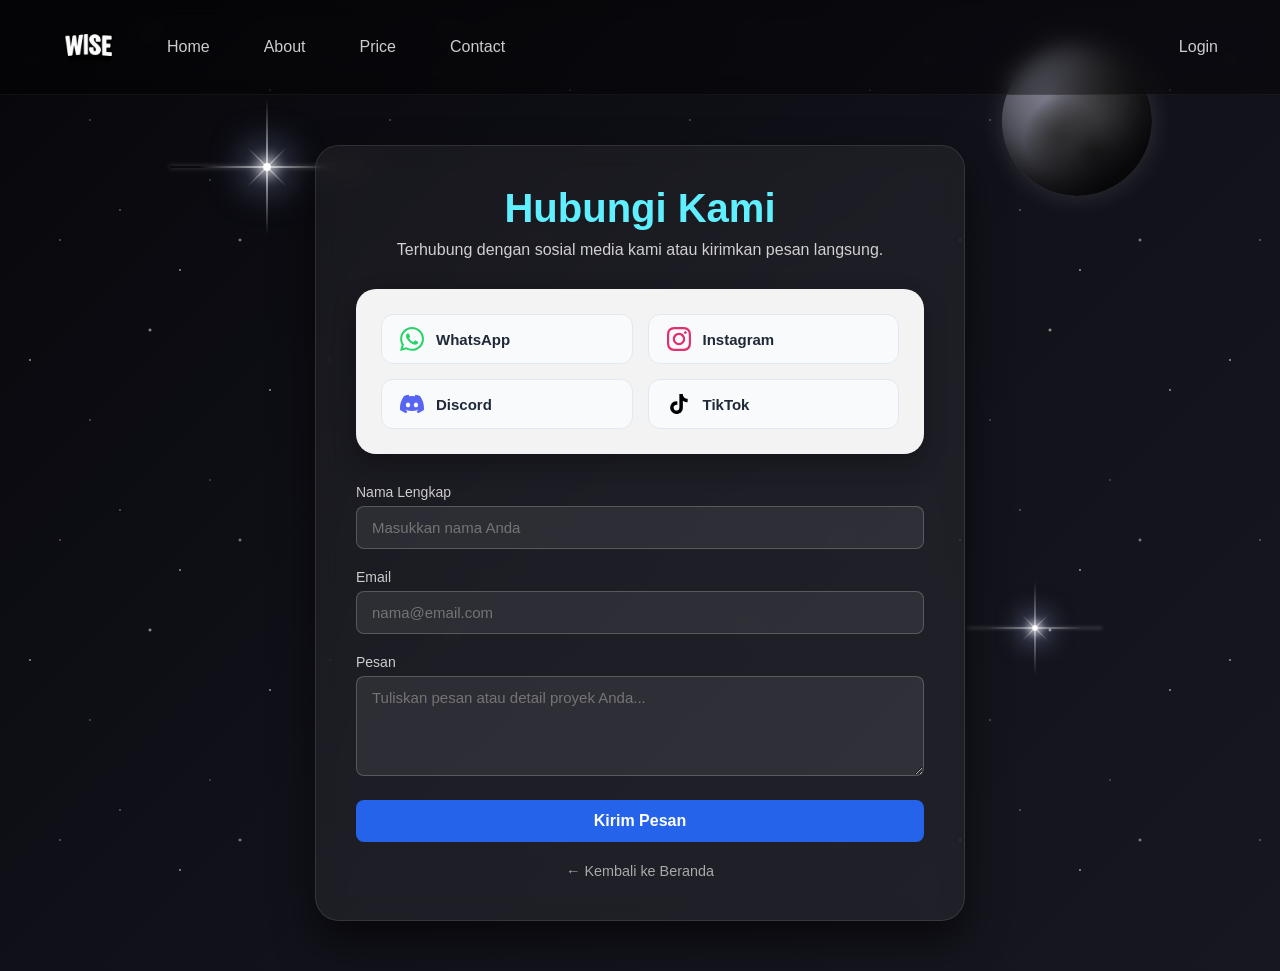
<file: login.html>
<!DOCTYPE html>
<html lang="id">
<head>
    <meta charset="UTF-8">
    <meta name="viewport" content="width=device-width, initial-scale=1.0">
    <title>Contact - WiSE</title>
    <style>
        * {
            margin: 0;
            padding: 0;
            box-sizing: border-box;
            font-family: 'Segoe UI', Tahoma, Geneva, Verdana, sans-serif;
        }

        body {
            background: linear-gradient(135deg, #07070b 0%, #11111a 50%, #171720 100%);
            min-height: 100vh;
            color: white;
            position: relative;
            overflow-x: hidden;
        }

        /* --- Latar Belakang Bintang Statis --- */
        .static-stars {
            position: absolute;
            top: 0; left: 0; width: 100%; height: 100%;
            z-index: 0; pointer-events: none;
            background-image: 
                radial-gradient(1.5px 1.5px at 10% 20%, #ffffff, rgba(0,0,0,0)),
                radial-gradient(1px 1px at 30% 40%, #e0e0ff, rgba(0,0,0,0)),
                radial-gradient(2px 2px at 50% 10%, #ffffff, rgba(0,0,0,0)),
                radial-gradient(1px 1px at 70% 60%, #c0c0ff, rgba(0,0,0,0)),
                radial-gradient(1.5px 1.5px at 90% 30%, #ffffff, rgba(0,0,0,0)),
                radial-gradient(1px 1px at 20% 80%, #ffffff, rgba(0,0,0,0)),
                radial-gradient(2px 2px at 80% 80%, #d0d0ff, rgba(0,0,0,0)),
                radial-gradient(1px 1px at 40% 70%, #ffffff, rgba(0,0,0,0)),
                radial-gradient(1.5px 1.5px at 60% 90%, #ffffff, rgba(0,0,0,0));
            background-repeat: repeat;
            background-size: 300px 300px;
            opacity: 0.8;
        }

        .bright-star {
            position: absolute; width: 150px; height: 150px; z-index: 0;
            pointer-events: none; animation: floatStar 5s ease-in-out infinite alternate;
        }
        .bright-star .core {
            position: absolute; top: 50%; left: 50%; transform: translate(-50%, -50%);
            width: 6px; height: 6px; background: #ffffff; border-radius: 50%;
            box-shadow: 0 0 10px 4px rgba(255, 255, 255, 0.9), 0 0 30px 10px rgba(180, 200, 255, 0.6);
        }
        .bright-star .rays {
            position: absolute; top: 50%; left: 50%; transform: translate(-50%, -50%);
            width: 100%; height: 1px; background: radial-gradient(circle, rgba(255,255,255,1) 0%, rgba(255,255,255,0) 70%);
            box-shadow: 0 0 4px rgba(255,255,255,0.4);
        }
        .bright-star .rays::after { content: ''; position: absolute; top: 0; left: 0; width: 100%; height: 100%; background: inherit; transform: rotate(90deg); }
        .bright-star .diagonal-rays { position: absolute; top: 50%; left: 50%; transform: translate(-50%, -50%) rotate(45deg); width: 40%; height: 1px; background: radial-gradient(circle, rgba(255,255,255,0.6) 0%, rgba(255,255,255,0) 70%); }
        .bright-star .diagonal-rays::after { content: ''; position: absolute; top: 0; left: 0; width: 100%; height: 100%; background: inherit; transform: rotate(90deg); }
        
        .bs-1 { top: 10%; left: 15%; transform: scale(1.3); animation-delay: 0s; }
        .bs-2 { top: 60%; left: 75%; transform: scale(0.9); animation-delay: 1.5s; }

        @keyframes floatStar {
            0% { transform: translateY(0px) scale(var(--s, 1)); }
            100% { transform: translateY(-15px) scale(var(--s, 1)); }
        }

        .moon {
            position: absolute; top: 5%; right: 10%; width: 150px; height: 150px; border-radius: 50%;
            background: 
                radial-gradient(circle at 30% 30%, transparent 0%, rgba(0,0,0,0.6) 80%),
                radial-gradient(circle at 40% 60%, #444 0%, transparent 30%),
                radial-gradient(circle at 70% 30%, #555 0%, transparent 40%),
                radial-gradient(circle at 60% 70%, #333 0%, transparent 50%),
                #888899; 
            box-shadow: inset -20px -20px 40px rgba(0, 0, 0, 0.9), 0 0 25px rgba(255, 255, 255, 0.15); 
            z-index: 0; pointer-events: none; opacity: 0.9;
            animation: rotateMoon 30s linear infinite;
        }

        @keyframes rotateMoon {
            0% { transform: rotate(0deg); }
            100% { transform: rotate(360deg); }
        }

        header {
            position: relative; z-index: 10; display: flex; align-items: center;
            padding: 20px 50px; background: rgba(0, 0, 0, 0.4); 
            backdrop-filter: blur(10px); border-bottom: 1px solid rgba(255, 255, 255, 0.05);
        }

        .logo-img { height: 50px; width: auto; cursor: pointer; border-radius: 6px; }
        .main-nav { display: flex; gap: 30px; margin-left: 30px; }
        .login-nav { margin-left: auto; display: flex; }
        nav a { position: relative; padding: 8px 12px; color: #cccccc; text-decoration: none; font-size: 16px; font-weight: 500; transition: color 0.3s ease; cursor: pointer; }
        nav a:hover { color: #ffffff; }

        .container {
            position: relative; z-index: 2;
            max-width: 650px;
            margin: 50px auto;
            padding: 40px;
            background: rgba(255, 255, 255, 0.05);
            backdrop-filter: blur(12px);
            border-radius: 24px;
            border: 1px solid rgba(255, 255, 255, 0.1);
            box-shadow: 0 20px 40px rgba(0,0,0,0.6);
        }

        h1 { font-size: 2.5em; margin-bottom: 10px; color: #60efff; text-align: center; }
        p.subtitle { text-align: center; color: #d1d1d1; margin-bottom: 30px; }

        .social-box-container {
            background: rgba(255, 255, 255, 0.95);
            border-radius: 20px; padding: 25px; margin-bottom: 30px;
            display: grid; grid-template-columns: repeat(2, 1fr); gap: 15px;
            box-shadow: 0 10px 25px rgba(0, 0, 0, 0.3);
        }
        .social-card {
            display: flex; align-items: center; gap: 12px; padding: 12px 18px;
            background: #f8fafc; border: 1px solid #e2e8f0; border-radius: 12px;
            text-decoration: none; color: #1f2937; font-weight: 600; font-size: 15px;
            transition: all 0.3s ease;
        }
        .social-card svg { width: 24px; height: 24px; flex-shrink: 0; }
        .social-card:hover { transform: translateY(-4px); box-shadow: 0 8px 20px rgba(0, 0, 0, 0.15); background: #ffffff; }
        .social-card.wa:hover { border-color: #25D366; color: #25D366; }
        .social-card.ig:hover { border-color: #E1306C; color: #E1306C; }
        .social-card.dc:hover { border-color: #5865F2; color: #5865F2; }
        .social-card.tt:hover { border-color: #000000; color: #000000; }

        .form-group { margin-bottom: 20px; }
        label { display: block; margin-bottom: 6px; color: #cccccc; font-weight: 500; font-size: 14px; }
        input, textarea {
            width: 100%; padding: 12px 15px;
            background: rgba(255, 255, 255, 0.08);
            border: 1px solid rgba(255, 255, 255, 0.2);
            border-radius: 8px; color: white; font-size: 15px; outline: none; transition: border-color 0.3s;
        }
        input:focus, textarea:focus { border-color: #60efff; }
        textarea { resize: vertical; height: 100px; }
        .submit-btn {
            width: 100%; padding: 12px; background: #2563eb; color: white; border: none;
            border-radius: 8px; font-size: 16px; font-weight: bold; cursor: pointer; transition: background 0.3s, transform 0.2s;
        }
        .submit-btn:hover { background: #1d4ed8; transform: translateY(-2px); }
        .back-container { margin-top: 20px; text-align: center; }
        .back-link { color: #aaaaaa; text-decoration: none; font-size: 0.9em; transition: color 0.3s; }
        .back-link:hover { color: white; }

        /* --- POPUP PERINGATAN --- */
        .modal-overlay {
            display: none; position: fixed; top: 0; left: 0; width: 100%; height: 100%;
            background: rgba(0, 0, 0, 0.75); backdrop-filter: blur(5px);
            z-index: 1000; justify-content: center; align-items: center;
        }
        .modal-content {
            background: #1a1a1a; color: white; padding: 35px; border-radius: 16px;
            text-align: center; box-shadow: 0 15px 35px rgba(0,0,0,0.7);
            border: 1px solid rgba(255, 255, 255, 0.15); max-width: 420px; position: relative;
            animation: popIn 0.3s ease-out;
        }
        .modal-content h3 { margin-bottom: 12px; color: #ff4757; font-size: 24px; }
        .modal-content p { color: #d1d1d1; line-height: 1.6; font-size: 15px; margin-bottom: 20px; }
        .close-popup-btn {
            padding: 10px 25px; background: #2563eb; color: white; border: none;
            border-radius: 8px; font-weight: bold; cursor: pointer; transition: background 0.3s;
        }
        .close-popup-btn:hover { background: #1d4ed8; }
        @keyframes popIn { from { transform: scale(0.8); opacity: 0; } to { transform: scale(1); opacity: 1; } }
    </style>
</head>
<body>

    <div class="static-stars"></div>
    <div class="bright-star bs-1" style="--s: 1.3;"><div class="core"></div><div class="rays"></div><div class="diagonal-rays"></div></div>
    <div class="bright-star bs-2" style="--s: 0.9;"><div class="core"></div><div class="rays"></div><div class="diagonal-rays"></div></div>
    <div class="moon"></div>

    <header>
        <a href="index.html"><img src="logo.png" alt="Logo WiSE" class="logo-img"></a>
        <nav class="main-nav">
            <a href="index.html">Home</a>
            <a href="about.html">About</a>
            <a href="price.html">Price</a>
            <a href="contact.html">Contact</a>
        </nav>
        <nav class="login-nav">
            <a href="login.html">Login</a>
        </nav>
    </header>

    <div class="container">
        <h1>Hubungi Kami</h1>
        <p class="subtitle">Terhubung dengan sosial media kami atau kirimkan pesan langsung.</p>

        <div class="social-box-container">
            <a href="https://wa.me/6281234567890" target="_blank" class="social-card wa">
                <svg fill="#25D366" viewBox="0 0 24 24"><path d="M.057 24l1.687-6.163c-1.041-1.804-1.588-3.849-1.587-5.946.003-6.556 5.338-11.891 11.893-11.891 3.181.001 6.167 1.24 8.413 3.488 2.245 2.248 3.481 5.236 3.48 8.414-.003 6.557-5.338 11.892-11.893 11.892-1.99-.001-3.951-.5-5.688-1.448l-6.305 1.654zm6.597-3.807c1.676.995 3.276 1.591 5.392 1.592 5.448 0 9.886-4.434 9.889-9.885.002-5.462-4.415-9.89-9.881-9.892-5.452 0-9.887 4.434-9.889 9.884-.001 2.225.651 3.891 1.746 5.634l-.999 3.648 3.742-.981zm11.387-5.464c-.074-.124-.272-.198-.57-.347-.297-.149-1.758-.868-2.031-.967-.272-.099-.47-.149-.669.198-.198.347-.764.967-.937 1.165-.173.198-.347.223-.644.074-.297-.149-1.255-.462-2.39-1.475-.883-.788-1.48-1.761-1.653-2.059-.173-.297-.018-.458.13-.606.134-.133.297-.347.446-.521.151-.172.2-.296.3-.495.099-.198.05-.372-.025-.521-.075-.148-.669-1.611-.916-2.206-.242-.579-.487-.501-.669-.51l-.57-.01c-.198 0-.52.074-.792.372s-1.04 1.016-1.04 2.479 1.065 2.876 1.213 3.074c.149.198 2.095 3.2 5.076 4.487.709.306 1.263.489 1.694.626.712.226 1.36.194 1.872.118.571-.085 1.758-.719 2.006-1.413.248-.695.248-1.29.173-1.414z"/></svg>
                WhatsApp
            </a>
            <a href="https://instagram.com" target="_blank" class="social-card ig">
                <svg fill="#E1306C" viewBox="0 0 24 24"><path d="M12 2.163c3.204 0 3.584.012 4.85.07 3.252.148 4.771 1.691 4.919 4.919.058 1.265.069 1.645.069 4.849 0 3.205-.012 3.584-.069 4.849-.149 3.225-1.664 4.771-4.919 4.919-1.266.058-1.644.07-4.85.07-3.204 0-3.584-.012-4.849-.07-3.26-.149-4.771-1.699-4.919-4.92-.058-1.265-.07-1.644-.07-4.849 0-3.204.013-3.583.07-4.849.149-3.227 1.664-4.771 4.919-4.919 1.266-.057 1.645-.069 4.849-.069zm0-2.163c-3.259 0-3.667.014-4.947.072-4.358.2-6.78 2.618-6.98 6.98-.059 1.281-.073 1.689-.073 4.948 0 3.259.014 3.668.072 4.948.2 4.358 2.618 6.78 6.98 6.98 1.281.058 1.689.072 4.948.072 3.259 0 3.668-.014 4.948-.072 4.354-.2 6.782-2.618 6.979-6.98.059-1.28.073-1.689.073-4.948 0-3.259-.014-3.667-.072-4.947-.196-4.354-2.617-6.78-6.979-6.98-1.281-.059-1.69-.073-4.949-.073zm0 5.838c-3.403 0-6.162 2.759-6.162 6.162s2.759 6.163 6.162 6.163 6.162-2.759 6.162-6.163c0-3.403-2.759-6.162-6.162-6.162zm0 10.162c-2.209 0-4-1.79-4-4 0-2.209 1.791-4 4-4s4 1.791 4 4c0 2.21-1.791 4-4 4zm6.406-11.845c-.796 0-1.441.645-1.441 1.44s.645 1.44 1.441 1.44c.795 0 1.439-.645 1.439-1.44s-.644-1.44-1.439-1.44z"/></svg>
                Instagram
            </a>
            <a href="https://discord.com" target="_blank" class="social-card dc">
                <svg fill="#5865F2" viewBox="0 0 24 24"><path d="M20.317 4.37a19.791 19.791 0 0 0-4.885-1.515.074.074 0 0 0-.079.037c-.21.375-.444.864-.608 1.25a18.27 18.27 0 0 0-5.487 0 12.64 12.64 0 0 0-.617-1.25.077.077 0 0 0-.079-.037A19.736 19.736 0 0 0 3.677 4.37a.07.07 0 0 0-.032.027C.533 9.046-.32 13.58.099 18.057a.082.082 0 0 0 .031.057 19.9 19.9 0 0 0 5.993 3.03.078.078 0 0 0 .084-.028c.462-.63.874-1.295 1.226-1.994.021-.041.001-.09-.041-.106a13.107 13.107 0 0 1-1.872-.892.077.077 0 0 1-.008-.128 10.2 10.2 0 0 0 .372-.292.074.074 0 0 1 .077-.01c3.927 1.793 8.18 1.793 12.061 0a.074.074 0 0 1 .078.01c.12.098.246.198.373.292a.077.077 0 0 1-.006.127 12.299 12.299 0 0 1-1.873.892.077.077 0 0 0-.041.107c.36.698.772 1.362 1.225 1.993a.076.076 0 0 0 .084.028 19.839 19.839 0 0 0 6.002-3.03.077.077 0 0 0 .032-.054c.5-5.177-.838-9.674-3.549-13.66a.061.061 0 0 0-.031-.028zM8.02 15.33c-1.183 0-2.157-1.085-2.157-2.419 0-1.333.956-2.419 2.157-2.419 1.21 0 2.176 1.096 2.157 2.42 0 1.333-.956 2.418-2.157 2.418zm7.975 0c-1.183 0-2.157-1.085-2.157-2.419 0-1.333.955-2.419 2.157-2.419 1.21 0 2.176 1.096 2.157 2.42 0 1.333-.946 2.418-2.157 2.418z"/></svg>
                Discord
            </a>
            <a href="https://tiktok.com" target="_blank" class="social-card tt">
                <svg fill="#000000" viewBox="0 0 24 24"><path d="M19.59 6.69a4.83 4.83 0 0 1-3.77-4.25V2h-3.45v13.67a2.89 2.89 0 0 1-5.2 1.74 2.89 2.89 0 0 1 2.31-4.64 2.93 2.93 0 0 1 .88.13V9.4a6.84 6.84 0 0 0-1-.05A6.33 6.33 0 0 0 5 20.1a6.34 6.34 0 0 0 10.86-4.43v-7a8.16 8.16 0 0 0 4.77 1.52v-3.4a4.85 4.85 0 0 1-1-.1z"/></svg>
                TikTok
            </a>
        </div>

        <form onsubmit="showPopup(event)">
            <div class="form-group">
                <label>Nama Lengkap</label>
                <input type="text" placeholder="Masukkan nama Anda" required>
            </div>
            <div class="form-group">
                <label>Email</label>
                <input type="email" placeholder="nama@email.com" required>
            </div>
            <div class="form-group">
                <label>Pesan</label>
                <textarea placeholder="Tuliskan pesan atau detail proyek Anda..." required></textarea>
            </div>
            <button type="submit" class="submit-btn">Kirim Pesan</button>
        </form>

        <div class="back-container">
            <a href="index.html" class="back-link">&larr; Kembali ke Beranda</a>
        </div>
    </div>

    <!-- Pop-Up Peringatan -->
    <div class="modal-overlay" id="warningModal">
        <div class="modal-content">
            <h3>Oops!</h3>
            <p>Tindakan ini belum berlaku karena website belum sepenuhnya selesai.<br><br><strong>Mohon maaf atas ketidaknyamanan nya.</strong></p>
            <button class="close-popup-btn" onclick="closePopup()">Mengerti</button>
        </div>
    </div>

    <script>
        function showPopup(event) {
            event.preventDefault();
            document.getElementById('warningModal').style.display = 'flex';
        }

        function closePopup() {
            document.getElementById('warningModal').style.display = 'none';
        }

        window.onclick = function(event) {
            const modal = document.getElementById('warningModal');
            if (event.target === modal) {
                modal.style.display = 'none';
            }
        }
    </script>

</body>
</html>
</file>
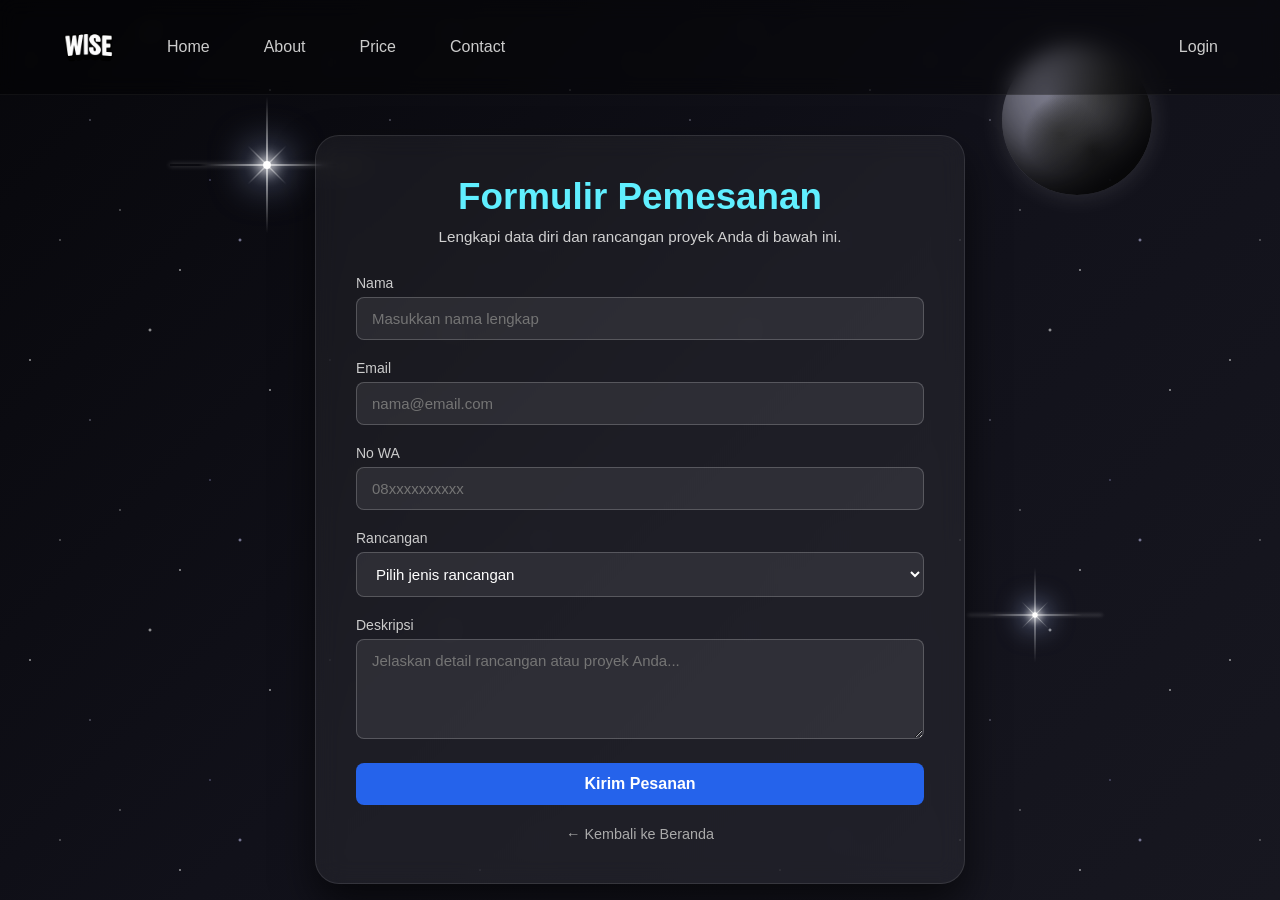
<file: pesanan.html>
<!DOCTYPE html>
<html lang="id">
<head>
    <meta charset="UTF-8">
    <meta name="viewport" content="width=device-width, initial-scale=1.0">
    <title>Buat Pesanan - WiSE</title>
    <style>
        * {
            margin: 0;
            padding: 0;
            box-sizing: border-box;
            font-family: 'Segoe UI', Tahoma, Geneva, Verdana, sans-serif;
        }

        body {
            background: linear-gradient(135deg, #07070b 0%, #11111a 50%, #171720 100%);
            min-height: 100vh;
            color: white;
            position: relative;
            overflow-x: hidden;
        }

        /* --- Latar Belakang Bintang Statis --- */
        .static-stars {
            position: absolute;
            top: 0; left: 0; width: 100%; height: 100%;
            z-index: 0; pointer-events: none;
            background-image: 
                radial-gradient(1.5px 1.5px at 10% 20%, #ffffff, rgba(0,0,0,0)),
                radial-gradient(1px 1px at 30% 40%, #e0e0ff, rgba(0,0,0,0)),
                radial-gradient(2px 2px at 50% 10%, #ffffff, rgba(0,0,0,0)),
                radial-gradient(1px 1px at 70% 60%, #c0c0ff, rgba(0,0,0,0)),
                radial-gradient(1.5px 1.5px at 90% 30%, #ffffff, rgba(0,0,0,0)),
                radial-gradient(1px 1px at 20% 80%, #ffffff, rgba(0,0,0,0)),
                radial-gradient(2px 2px at 80% 80%, #d0d0ff, rgba(0,0,0,0)),
                radial-gradient(1px 1px at 40% 70%, #ffffff, rgba(0,0,0,0)),
                radial-gradient(1.5px 1.5px at 60% 90%, #ffffff, rgba(0,0,0,0));
            background-repeat: repeat;
            background-size: 300px 300px;
            opacity: 0.8;
        }

        .bright-star {
            position: absolute; width: 150px; height: 150px; z-index: 0;
            pointer-events: none; animation: floatStar 5s ease-in-out infinite alternate;
        }
        .bright-star .core {
            position: absolute; top: 50%; left: 50%; transform: translate(-50%, -50%);
            width: 6px; height: 6px; background: #ffffff; border-radius: 50%;
            box-shadow: 0 0 10px 4px rgba(255, 255, 255, 0.9), 0 0 30px 10px rgba(180, 200, 255, 0.6);
        }
        .bright-star .rays {
            position: absolute; top: 50%; left: 50%; transform: translate(-50%, -50%);
            width: 100%; height: 1px; background: radial-gradient(circle, rgba(255,255,255,1) 0%, rgba(255,255,255,0) 70%);
            box-shadow: 0 0 4px rgba(255,255,255,0.4);
        }
        .bright-star .rays::after { content: ''; position: absolute; top: 0; left: 0; width: 100%; height: 100%; background: inherit; transform: rotate(90deg); }
        .bright-star .diagonal-rays { position: absolute; top: 50%; left: 50%; transform: translate(-50%, -50%) rotate(45deg); width: 40%; height: 1px; background: radial-gradient(circle, rgba(255,255,255,0.6) 0%, rgba(255,255,255,0) 70%); }
        .bright-star .diagonal-rays::after { content: ''; position: absolute; top: 0; left: 0; width: 100%; height: 100%; background: inherit; transform: rotate(90deg); }
        
        .bs-1 { top: 10%; left: 15%; transform: scale(1.3); animation-delay: 0s; }
        .bs-2 { top: 60%; left: 75%; transform: scale(0.9); animation-delay: 1.5s; }

        @keyframes floatStar {
            0% { transform: translateY(0px) scale(var(--s, 1)); }
            100% { transform: translateY(-15px) scale(var(--s, 1)); }
        }

        .moon {
            position: absolute; top: 5%; right: 10%; width: 150px; height: 150px; border-radius: 50%;
            background: 
                radial-gradient(circle at 30% 30%, transparent 0%, rgba(0,0,0,0.6) 80%),
                radial-gradient(circle at 40% 60%, #444 0%, transparent 30%),
                radial-gradient(circle at 70% 30%, #555 0%, transparent 40%),
                radial-gradient(circle at 60% 70%, #333 0%, transparent 50%),
                #888899; 
            box-shadow: inset -20px -20px 40px rgba(0, 0, 0, 0.9), 0 0 25px rgba(255, 255, 255, 0.15); 
            z-index: 0; pointer-events: none; opacity: 0.9;
            animation: rotateMoon 30s linear infinite;
        }

        @keyframes rotateMoon {
            0% { transform: rotate(0deg); }
            100% { transform: rotate(360deg); }
        }

        header {
            position: relative; z-index: 10; display: flex; align-items: center;
            padding: 20px 50px; background: rgba(0, 0, 0, 0.4); 
            backdrop-filter: blur(10px); border-bottom: 1px solid rgba(255, 255, 255, 0.05);
        }

        .logo-img { height: 50px; width: auto; cursor: pointer; border-radius: 6px; }
        .main-nav { display: flex; gap: 30px; margin-left: 30px; }
        .login-nav { margin-left: auto; display: flex; }
        nav a { position: relative; padding: 8px 12px; color: #cccccc; text-decoration: none; font-size: 16px; font-weight: 500; transition: color 0.3s ease; cursor: pointer; }
        nav a:hover { color: #ffffff; }

        /* --- KOTAK FORMULIR PESANAN --- */
        .container {
            position: relative; z-index: 2;
            max-width: 650px;
            margin: 40px auto;
            padding: 40px;
            background: rgba(255, 255, 255, 0.05);
            backdrop-filter: blur(12px);
            border-radius: 24px;
            border: 1px solid rgba(255, 255, 255, 0.1);
            box-shadow: 0 20px 40px rgba(0,0,0,0.6);
        }

        h1 { font-size: 2.3em; margin-bottom: 10px; color: #60efff; text-align: center; }
        p.subtitle { text-align: center; color: #d1d1d1; margin-bottom: 30px; font-size: 0.95em; }

        .form-group { margin-bottom: 20px; }
        label { display: block; margin-bottom: 6px; color: #cccccc; font-weight: 500; font-size: 14px; }
        input, select, textarea {
            width: 100%; padding: 12px 15px;
            background: rgba(255, 255, 255, 0.08);
            border: 1px solid rgba(255, 255, 255, 0.2);
            border-radius: 8px; color: white; font-size: 15px; outline: none; transition: border-color 0.3s;
        }
        input:focus, select:focus, textarea:focus { border-color: #60efff; }
        select option { background: #11111a; color: white; }
        textarea { resize: vertical; height: 100px; }

        .submit-btn {
            width: 100%; padding: 12px; background: #2563eb; color: white; border: none;
            border-radius: 8px; font-size: 16px; font-weight: bold; cursor: pointer; transition: background 0.3s, transform 0.2s;
        }
        .submit-btn:hover { background: #1d4ed8; transform: translateY(-2px); }

        .back-container { margin-top: 20px; text-align: center; }
        .back-link { color: #aaaaaa; text-decoration: none; font-size: 0.9em; transition: color 0.3s; }
        .back-link:hover { color: white; }

        /* --- POPUP PESANAN BELUM BERLAKU --- */
        .modal-overlay {
            display: none; position: fixed; top: 0; left: 0; width: 100%; height: 100%;
            background: rgba(0, 0, 0, 0.75); backdrop-filter: blur(5px);
            z-index: 1000; justify-content: center; align-items: center;
        }
        .modal-content {
            background: #1a1a1a; color: white; padding: 35px; border-radius: 16px;
            text-align: center; box-shadow: 0 15px 35px rgba(0,0,0,0.7);
            border: 1px solid rgba(255, 255, 255, 0.15); max-width: 420px; position: relative;
            animation: popIn 0.3s ease-out;
        }
        .modal-content h3 { margin-bottom: 12px; color: #ff4757; font-size: 24px; }
        .modal-content p { color: #d1d1d1; line-height: 1.6; font-size: 15px; margin-bottom: 20px; }
        .close-popup-btn {
            padding: 10px 25px; background: #2563eb; color: white; border: none;
            border-radius: 8px; font-weight: bold; cursor: pointer; transition: background 0.3s;
        }
        .close-popup-btn:hover { background: #1d4ed8; }
        @keyframes popIn { from { transform: scale(0.8); opacity: 0; } to { transform: scale(1); opacity: 1; } }
    </style>
</head>
<body>

    <div class="static-stars"></div>
    <div class="bright-star bs-1" style="--s: 1.3;"><div class="core"></div><div class="rays"></div><div class="diagonal-rays"></div></div>
    <div class="bright-star bs-2" style="--s: 0.9;"><div class="core"></div><div class="rays"></div><div class="diagonal-rays"></div></div>
    <div class="moon"></div>

    <header>
        <a href="index.html"><img src="logo.png" alt="Logo WiSE" class="logo-img"></a>
        <nav class="main-nav">
            <a href="index.html">Home</a>
            <a href="about.html">About</a>
            <a href="price.html">Price</a>
            <a href="contact.html">Contact</a>
        </nav>
        <nav class="login-nav">
            <a href="login.html">Login</a>
        </nav>
    </header>

    <div class="container">
        <h1>Formulir Pemesanan</h1>
        <p class="subtitle">Lengkapi data diri dan rancangan proyek Anda di bawah ini.</p>

        <!-- Formulir Pemesanan -->
        <form id="orderForm" onsubmit="showOrderPopup(event)">
            <div class="form-group">
                <label>Nama</label>
                <input type="text" placeholder="Masukkan nama lengkap" required>
            </div>
            <div class="form-group">
                <label>Email</label>
                <input type="email" placeholder="nama@email.com" required>
            </div>
            <div class="form-group">
                <label>No WA</label>
                <input type="tel" placeholder="08xxxxxxxxxx" required>
            </div>
            <div class="form-group">
                <label>Rancangan</label>
                <select required>
                    <option value="" disabled selected>Pilih jenis rancangan</option>
                    <option value="robotics">Robotics</option>
                    <option value="website">Website</option>
                    <option value="design">Design</option>
                </select>
            </div>
            <div class="form-group">
                <label>Deskripsi</label>
                <textarea placeholder="Jelaskan detail rancangan atau proyek Anda..." required></textarea>
            </div>
            <button type="submit" class="submit-btn">Kirim Pesanan</button>
        </form>

        <div class="back-container">
            <a href="index.html" class="back-link">&larr; Kembali ke Beranda</a>
        </div>
    </div>

    <!-- Pop-Up Peringatan Belum Berlaku -->
    <div class="modal-overlay" id="orderModal">
        <div class="modal-content">
            <h3>Oops!</h3>
            <p>Tindakan ini belum berlaku karena website belum sepenuhnya selesai.<br><br><strong>Mohon maaf atas ketidaknyamanan nya.</strong></p>
            <button class="close-popup-btn" onclick="closeOrderPopup()">Mengerti</button>
        </div>
    </div>

    <!-- Script JavaScript untuk memunculkan pop-up khusus pemesanan -->
    <script>
        function showOrderPopup(event) {
            event.preventDefault(); // Mencegah form terkirim beneran
            document.getElementById('orderModal').style.display = 'flex';
        }

        function closeOrderPopup() {
            document.getElementById('orderModal').style.display = 'none';
        }

        window.onclick = function(event) {
            const modal = document.getElementById('orderModal');
            if (event.target === modal) {
                modal.style.display = 'none';
            }
        }
    </script>

</body>
</html>
</file>
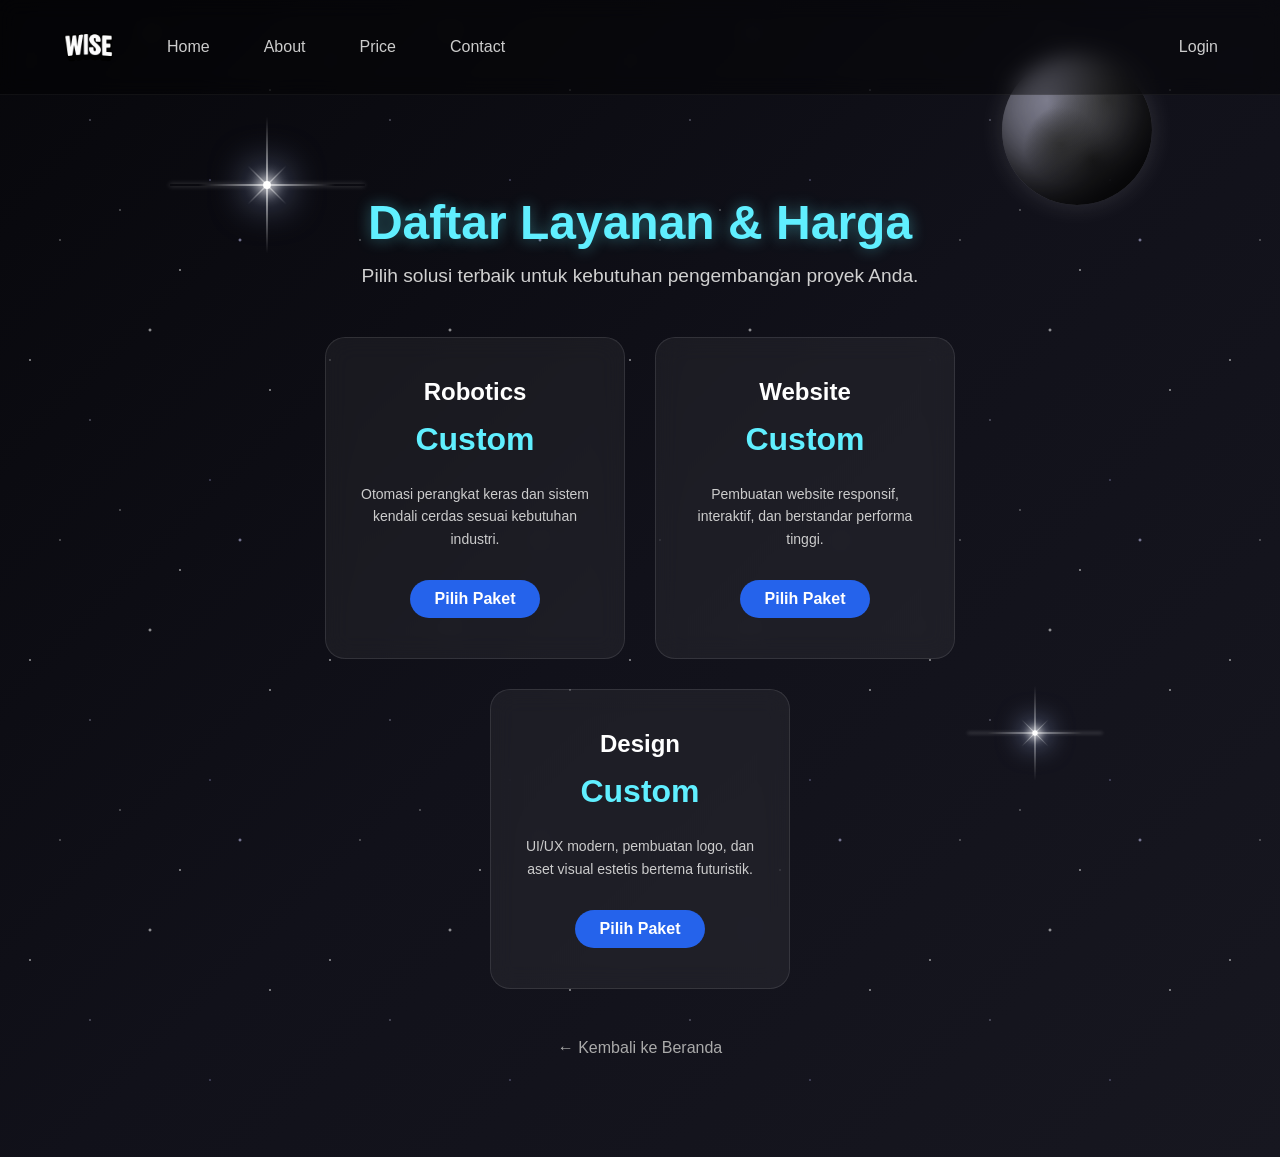
<file: price.html>
<!DOCTYPE html>
<html lang="id">
<head>
    <meta charset="UTF-8">
    <meta name="viewport" content="width=device-width, initial-scale=1.0">
    <title>Price - WiSE</title>
    <style>
        * {
            margin: 0;
            padding: 0;
            box-sizing: border-box;
            font-family: 'Segoe UI', Tahoma, Geneva, Verdana, sans-serif;
        }

        body {
            background: linear-gradient(135deg, #07070b 0%, #11111a 50%, #171720 100%);
            min-height: 100vh;
            color: white;
            position: relative;
            overflow-x: hidden;
        }

        /* --- Latar Belakang Bintang Statis --- */
        .static-stars {
            position: absolute;
            top: 0; left: 0; width: 100%; height: 100%;
            z-index: 0; pointer-events: none;
            background-image: 
                radial-gradient(1.5px 1.5px at 10% 20%, #ffffff, rgba(0,0,0,0)),
                radial-gradient(1px 1px at 30% 40%, #e0e0ff, rgba(0,0,0,0)),
                radial-gradient(2px 2px at 50% 10%, #ffffff, rgba(0,0,0,0)),
                radial-gradient(1px 1px at 70% 60%, #c0c0ff, rgba(0,0,0,0)),
                radial-gradient(1.5px 1.5px at 90% 30%, #ffffff, rgba(0,0,0,0)),
                radial-gradient(1px 1px at 20% 80%, #ffffff, rgba(0,0,0,0)),
                radial-gradient(2px 2px at 80% 80%, #d0d0ff, rgba(0,0,0,0)),
                radial-gradient(1px 1px at 40% 70%, #ffffff, rgba(0,0,0,0)),
                radial-gradient(1.5px 1.5px at 60% 90%, #ffffff, rgba(0,0,0,0));
            background-repeat: repeat;
            background-size: 300px 300px;
            opacity: 0.8;
        }

        .bright-star {
            position: absolute; width: 150px; height: 150px; z-index: 0;
            pointer-events: none; animation: floatStar 5s ease-in-out infinite alternate;
        }
        .bright-star .core {
            position: absolute; top: 50%; left: 50%; transform: translate(-50%, -50%);
            width: 6px; height: 6px; background: #ffffff; border-radius: 50%;
            box-shadow: 0 0 10px 4px rgba(255, 255, 255, 0.9), 0 0 30px 10px rgba(180, 200, 255, 0.6);
        }
        .bright-star .rays {
            position: absolute; top: 50%; left: 50%; transform: translate(-50%, -50%);
            width: 100%; height: 1px; background: radial-gradient(circle, rgba(255,255,255,1) 0%, rgba(255,255,255,0) 70%);
            box-shadow: 0 0 4px rgba(255,255,255,0.4);
        }
        .bright-star .rays::after { content: ''; position: absolute; top: 0; left: 0; width: 100%; height: 100%; background: inherit; transform: rotate(90deg); }
        .bright-star .diagonal-rays { position: absolute; top: 50%; left: 50%; transform: translate(-50%, -50%) rotate(45deg); width: 40%; height: 1px; background: radial-gradient(circle, rgba(255,255,255,0.6) 0%, rgba(255,255,255,0) 70%); }
        .bright-star .diagonal-rays::after { content: ''; position: absolute; top: 0; left: 0; width: 100%; height: 100%; background: inherit; transform: rotate(90deg); }
        
        .bs-1 { top: 10%; left: 15%; transform: scale(1.3); animation-delay: 0s; }
        .bs-2 { top: 60%; left: 75%; transform: scale(0.9); animation-delay: 1.5s; }

        @keyframes floatStar {
            0% { transform: translateY(0px) scale(var(--s, 1)); }
            100% { transform: translateY(-15px) scale(var(--s, 1)); }
        }

        .moon {
            position: absolute; top: 5%; right: 10%; width: 150px; height: 150px; border-radius: 50%;
            background: 
                radial-gradient(circle at 30% 30%, transparent 0%, rgba(0,0,0,0.6) 80%),
                radial-gradient(circle at 40% 60%, #444 0%, transparent 30%),
                radial-gradient(circle at 70% 30%, #555 0%, transparent 40%),
                radial-gradient(circle at 60% 70%, #333 0%, transparent 50%),
                #888899; 
            box-shadow: inset -20px -20px 40px rgba(0, 0, 0, 0.9), 0 0 25px rgba(255, 255, 255, 0.15); 
            z-index: 0; pointer-events: none; opacity: 0.9;
            animation: rotateMoon 30s linear infinite;
        }

        @keyframes rotateMoon {
            0% { transform: rotate(0deg); }
            100% { transform: rotate(360deg); }
        }

        header {
            position: relative; z-index: 10; display: flex; align-items: center;
            padding: 20px 50px; background: rgba(0, 0, 0, 0.4); 
            backdrop-filter: blur(10px); border-bottom: 1px solid rgba(255, 255, 255, 0.05);
        }

        .logo-img { height: 50px; width: auto; cursor: pointer; border-radius: 6px; }
        .main-nav { display: flex; gap: 30px; margin-left: 30px; }
        .login-nav { margin-left: auto; display: flex; }
        nav a { position: relative; padding: 8px 12px; color: #cccccc; text-decoration: none; font-size: 16px; font-weight: 500; transition: color 0.3s ease; cursor: pointer; }
        nav a:hover { color: #ffffff; }

        .container {
            position: relative; z-index: 2;
            max-width: 1000px;
            margin: 60px auto;
            padding: 40px;
            text-align: center;
        }

        h1 { font-size: 3em; margin-bottom: 15px; color: #60efff; text-shadow: 0 0 15px rgba(96, 239, 255, 0.4); }
        .subtitle { color: #d1d1d1; font-size: 1.2em; margin-bottom: 50px; }

        .pricing-grid { display: flex; justify-content: center; gap: 30px; flex-wrap: wrap; }
        .price-card {
            background: rgba(255, 255, 255, 0.05);
            backdrop-filter: blur(12px);
            border: 1px solid rgba(255, 255, 255, 0.1);
            border-radius: 20px; padding: 40px 30px; width: 300px; text-align: center;
            transition: transform 0.3s ease, box-shadow 0.3s ease;
        }
        .price-card:hover { transform: translateY(-10px); box-shadow: 0 15px 30px rgba(96, 239, 255, 0.2); border-color: rgba(96, 239, 255, 0.5); }
        .price-card h3 { font-size: 24px; margin-bottom: 15px; color: #ffffff; }
        .price { font-size: 2em; color: #60efff; font-weight: bold; margin-bottom: 25px; }
        .price-card p { color: #cccccc; font-size: 14px; line-height: 1.6; margin-bottom: 30px; }
        .cta-btn { display: inline-block; padding: 10px 25px; background: #2563eb; color: white; text-decoration: none; border-radius: 20px; font-weight: bold; transition: background 0.3s; }
        .cta-btn:hover { background: #1d4ed8; }

        .back-container { margin-top: 50px; text-align: center; }
        .back-link { color: #aaaaaa; text-decoration: none; font-size: 1em; transition: color 0.3s; }
        .back-link:hover { color: #ffffff; }
    </style>
</head>
<body>

    <div class="static-stars"></div>
    <div class="bright-star bs-1" style="--s: 1.3;"><div class="core"></div><div class="rays"></div><div class="diagonal-rays"></div></div>
    <div class="bright-star bs-2" style="--s: 0.9;"><div class="core"></div><div class="rays"></div><div class="diagonal-rays"></div></div>
    <div class="moon"></div>

    <header>
        <a href="index.html"><img src="logo.png" alt="Logo WiSE" class="logo-img"></a>
        <nav class="main-nav">
            <a href="index.html">Home</a>
            <a href="about.html">About</a>
            <a href="price.html">Price</a>
            <a href="contact.html">Contact</a>
        </nav>
        <nav class="login-nav">
            <a href="login.html">Login</a>
        </nav>
    </header>

    <div class="container">
        <h1>Daftar Layanan & Harga</h1>
        <p class="subtitle">Pilih solusi terbaik untuk kebutuhan pengembangan proyek Anda.</p>

        <div class="pricing-grid">
            <div class="price-card">
                <h3>Robotics</h3>
                <div class="price">Custom</div>
                <p>Otomasi perangkat keras dan sistem kendali cerdas sesuai kebutuhan industri.</p>
                <a href="contact.html" class="cta-btn">Pilih Paket</a>
            </div>

            <div class="price-card">
                <h3>Website</h3>
                <div class="price">Custom</div>
                <p>Pembuatan website responsif, interaktif, dan berstandar performa tinggi.</p>
                <a href="contact.html" class="cta-btn">Pilih Paket</a>
            </div>

            <div class="price-card">
                <h3>Design</h3>
                <div class="price">Custom</div>
                <p>UI/UX modern, pembuatan logo, dan aset visual estetis bertema futuristik.</p>
                <a href="contact.html" class="cta-btn">Pilih Paket</a>
            </div>
        </div>

        <div class="back-container">
            <a href="index.html" class="back-link">&larr; Kembali ke Beranda</a>
        </div>
    </div>

</body>
</html>
</file>
